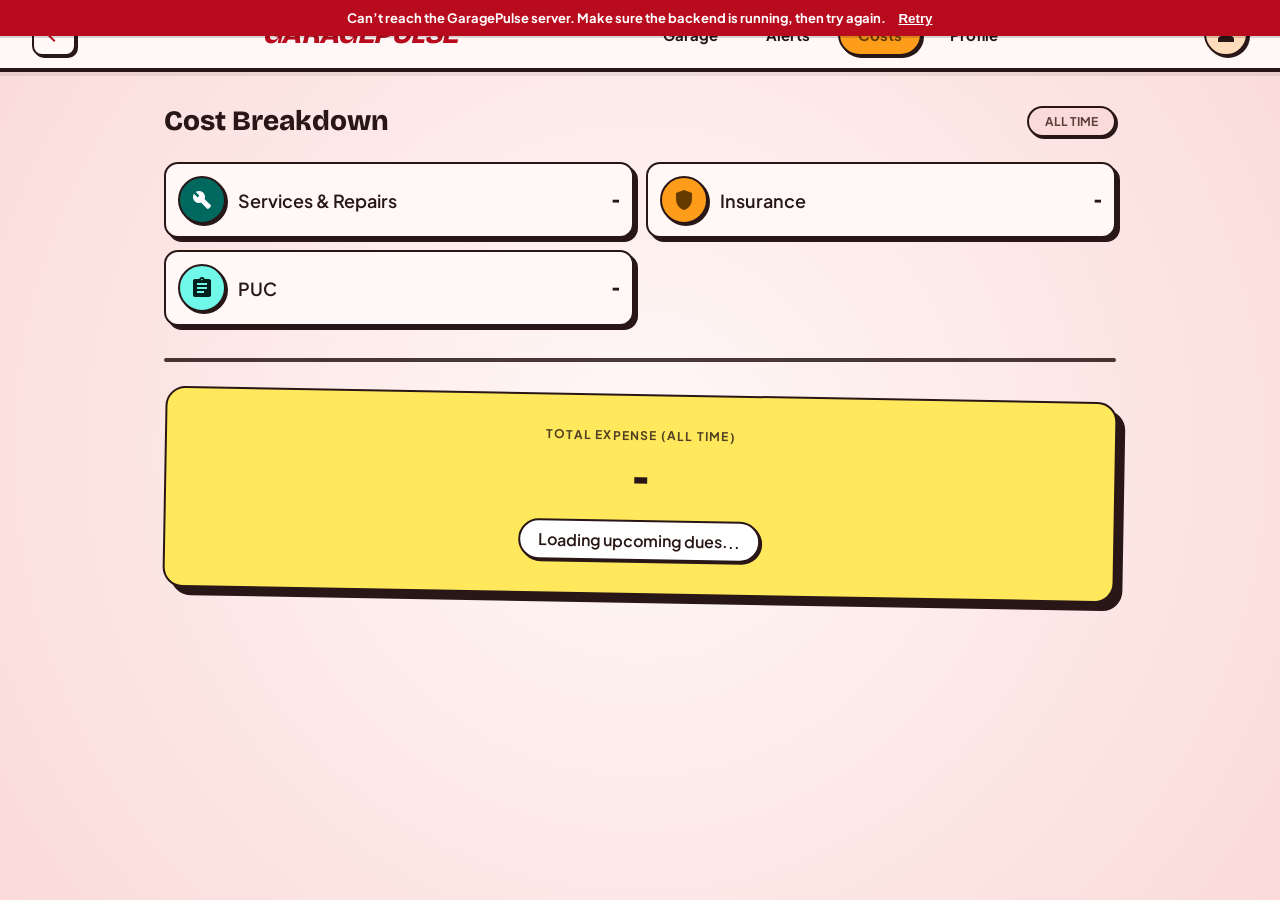
<file: frontend/cost-analytics/index.html>
<!DOCTYPE html>
<html lang="en">
<head>
<meta charset="UTF-8">
<meta name="viewport" content="width=device-width, initial-scale=1.0">
<title>Maintenance Cost Analytics</title>
<link rel="preconnect" href="https://fonts.googleapis.com">
<link href="https://fonts.googleapis.com/css2?family=Bricolage+Grotesque:wght@700;800&family=Plus+Jakarta+Sans:wght@500;600;700&display=swap" rel="stylesheet">
<link href="https://fonts.googleapis.com/css2?family=Material+Symbols+Outlined:wght,FILL@100..700,0..1&display=swap" rel="stylesheet">
<link rel="stylesheet" href="style.css">
</head>
<body>
<header class="topbar">
  <a href="../dashboard/index.html" class="icon-btn"><span class="material-symbols-outlined">arrow_back</span></a>
  <h1 class="brand">GaragePulse</h1>
  <nav class="desktop-nav">
    <a href="../my-garage/index.html">Garage</a>
    <a href="../dashboard/index.html#notifications">Alerts</a>
    <a href="index.html" class="active">Costs</a>
    <a href="../profile/index.html">Profile</a>
  </nav>
  <a href="../profile/index.html" class="avatar" title="Profile"><span class="material-symbols-outlined">person</span></a>
</header>

<main class="content">
  <div class="row-between">
    <h2 class="page-title">Cost Breakdown</h2>
    <span class="yearly-pill">All Time</span>
  </div>

  <div class="breakdown-grid">
    <a href="../service-history/index.html" class="cost-row">
      <div class="cost-icon bg-tertiary"><span class="material-symbols-outlined">build</span></div>
      <h3>Services &amp; Repairs</h3>
      <span class="amount" id="service-total">-</span>
    </a>
    <a href="../insurance-history/index.html" class="cost-row">
      <div class="cost-icon bg-secondary"><span class="material-symbols-outlined">shield</span></div>
      <h3>Insurance</h3>
      <span class="amount" id="insurance-total">-</span>
    </a>
    <a href="../puc-history/index.html" class="cost-row">
      <div class="cost-icon bg-tertiary-fixed"><span class="material-symbols-outlined">assignment</span></div>
      <h3>PUC</h3>
      <span class="amount" id="puc-total">-</span>
    </a>
  </div>

  <div class="divider"></div>

  <div class="total-card">
    <span class="eyebrow">Total Expense (all time)</span>
    <span class="total" id="grand-total">-</span>
    <p class="note" id="upcoming-note">Loading upcoming dues...</p>
  </div>
</main>

<nav class="bottom-nav">
  <a href="../my-garage/index.html"><span class="material-symbols-outlined">garage</span><span>Garage</span></a>
  <a href="../dashboard/index.html#notifications"><span class="material-symbols-outlined">notifications</span><span>Alerts</span></a>
  <a href="../my-garage/index.html#add-vehicle-modal"><span class="material-symbols-outlined">add_circle</span><span>Add</span></a>
  <a href="#" class="active"><span class="material-symbols-outlined">payments</span><span>Costs</span></a>
  <a href="../profile/index.html"><span class="material-symbols-outlined">person</span><span>Profile</span></a>
</nav>
<script src="../assets/api.js"></script>
<script src="script.js"></script>
</body>
</html>
</file>
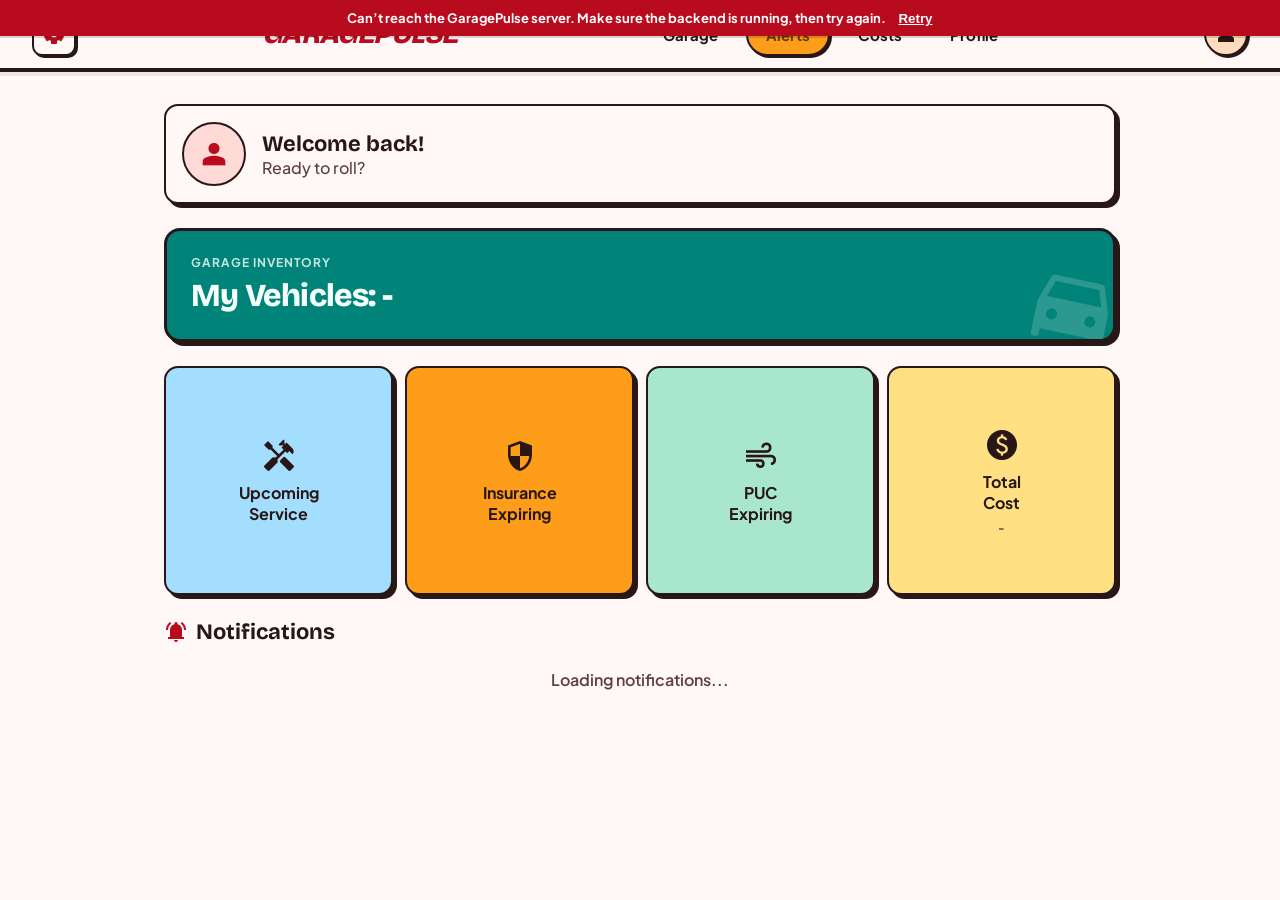
<file: frontend/dashboard/index.html>
<!DOCTYPE html>
<html lang="en">
<head>
<meta charset="UTF-8">
<meta name="viewport" content="width=device-width, initial-scale=1.0">
<title>GaragePulse - Dashboard</title>
<link rel="preconnect" href="https://fonts.googleapis.com">
<link href="https://fonts.googleapis.com/css2?family=Bricolage+Grotesque:opsz,wght@12..96,700;12..96,800&family=Plus+Jakarta+Sans:wght@500;600;700&display=swap" rel="stylesheet">
<link href="https://fonts.googleapis.com/css2?family=Material+Symbols+Outlined:wght,FILL@100..700,0..1&display=swap" rel="stylesheet">
<link rel="stylesheet" href="style.css">
</head>
<body>
<header class="topbar">
  <span class="material-symbols-outlined icon-btn" title="Log out" id="logout-btn">settings</span>
  <h1 class="brand">GaragePulse</h1>
  <nav class="desktop-nav">
    <a href="../my-garage/index.html">Garage</a>
    <a href="#notifications" class="active">Alerts</a>
    <a href="../cost-analytics/index.html">Costs</a>
    <a href="../profile/index.html">Profile</a>
  </nav>
  <a href="../profile/index.html" class="avatar" title="Profile"><span class="material-symbols-outlined">person</span></a>
</header>

<main class="content">
  <section class="welcome">
    <div class="welcome-avatar"><span class="material-symbols-outlined">person</span></div>
    <div>
      <h2 id="welcome-heading">Welcome back!</h2>
      <p>Ready to roll?</p>
    </div>
  </section>

  <section class="inventory-banner">
    <div>
      <p class="eyebrow">Garage Inventory</p>
      <h3 id="vehicle-count">My Vehicles: -</h3>
    </div>
    <span class="material-symbols-outlined bg-icon">directions_car</span>
  </section>

  <section class="alert-grid">
    <a href="../service-history/index.html" class="alert-tile tile-blue">
      <span class="material-symbols-outlined">handyman</span>
      <span>Upcoming<br>Service</span>
    </a>
    <a href="../insurance-history/index.html" class="alert-tile tile-orange">
      <span class="material-symbols-outlined">security</span>
      <span>Insurance<br>Expiring</span>
    </a>
    <a href="../puc-history/index.html" class="alert-tile tile-green">
      <span class="material-symbols-outlined">air</span>
      <span>PUC<br>Expiring</span>
    </a>
    <a href="../cost-analytics/index.html" class="alert-tile tile-yellow">
      <span class="material-symbols-outlined">monetization_on</span>
      <span>Total<br>Cost</span>
      <span id="upcoming-cost" class="tile-sub">-</span>
    </a>
  </section>

  <section class="notifications" id="notifications">
    <h3><span class="material-symbols-outlined">notifications_active</span> Notifications</h3>
    <div class="notif-list" id="notif-list">
      <p class="notif-empty">Loading notifications...</p>
    </div>
  </section>
</main>

<nav class="bottom-nav">
  <a href="../my-garage/index.html" class="active"><span class="material-symbols-outlined">garage</span><span>Garage</span></a>
  <a href="#notifications"><span class="material-symbols-outlined">notifications</span><span>Alerts</span></a>
  <a href="../my-garage/index.html#add-vehicle-modal"><span class="material-symbols-outlined">add_circle</span><span>Add</span></a>
  <a href="../cost-analytics/index.html"><span class="material-symbols-outlined">payments</span><span>Costs</span></a>
  <a href="../profile/index.html"><span class="material-symbols-outlined">person</span><span>Profile</span></a>
</nav>
<script src="../assets/api.js"></script>
<script src="script.js"></script>
</body>
</html>
</file>
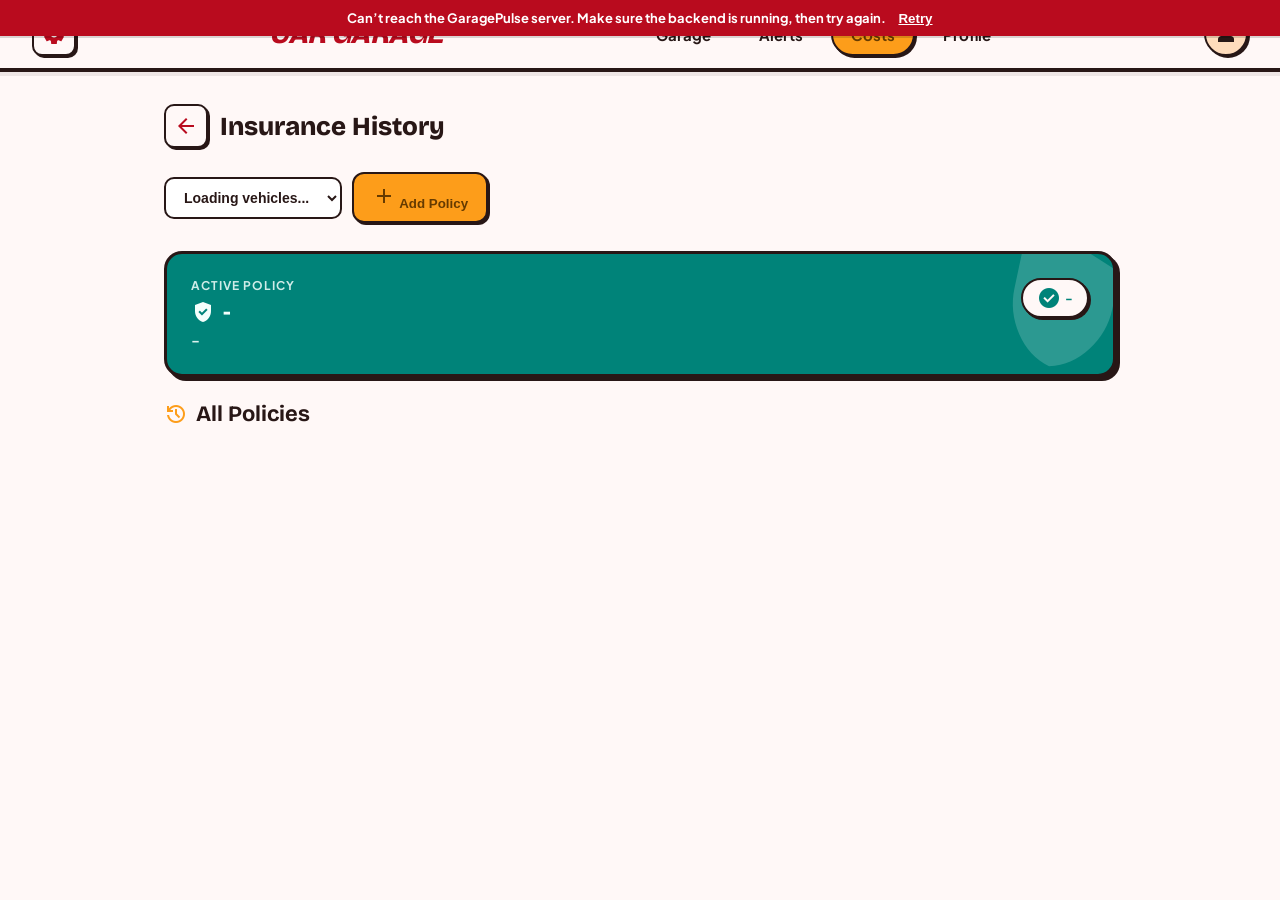
<file: frontend/insurance-history/index.html>
<!DOCTYPE html>
<html lang="en">
<head>
<meta charset="UTF-8">
<meta name="viewport" content="width=device-width, initial-scale=1.0">
<title>Insurance History - Car Garage</title>
<link rel="preconnect" href="https://fonts.googleapis.com">
<link href="https://fonts.googleapis.com/css2?family=Bricolage+Grotesque:opsz,wght@12..96,700;12..96,800&family=Plus+Jakarta+Sans:wght@500;600;700&display=swap" rel="stylesheet">
<link href="https://fonts.googleapis.com/css2?family=Material+Symbols+Outlined:wght,FILL@100..700,0..1&display=swap" rel="stylesheet">
<link rel="stylesheet" href="style.css">
</head>
<body>
<header class="topbar">
  <span class="material-symbols-outlined icon-btn" title="Log out" id="logout-btn">settings</span>
  <h1 class="brand">CAR GARAGE</h1>
  <nav class="desktop-nav">
    <a href="../my-garage/index.html">Garage</a>
    <a href="../dashboard/index.html#notifications">Alerts</a>
    <a href="../cost-analytics/index.html" class="active">Costs</a>
    <a href="../profile/index.html">Profile</a>
  </nav>
  <a href="../profile/index.html" class="avatar" title="Profile"><span class="material-symbols-outlined">person</span></a>
</header>

<main class="content">
  <div class="page-head">
    <a href="../my-garage/index.html" class="icon-btn"><span class="material-symbols-outlined">arrow_back</span></a>
    <h2 class="page-title">Insurance History</h2>
  </div>

  <div class="header-actions">
    <select id="vehicle-select" class="vehicle-select"><option>Loading vehicles...</option></select>
    <button class="btn-renew" id="add-insurance-btn"><span class="material-symbols-outlined">add</span> Add Policy</button>
  </div>

  <section class="active-policy" id="active-policy-card">
    <span class="material-symbols-outlined watermark">shield</span>
    <div class="policy-row">
      <div>
        <p class="eyebrow">Active Policy</p>
        <div class="policy-id"><span class="material-symbols-outlined">verified_user</span><h3 id="active-policy-number">-</h3></div>
        <p class="valid-text" id="active-policy-valid">-</p>
      </div>
      <div class="policy-actions">
        <span class="status-pill" id="active-policy-status"><span class="material-symbols-outlined">check_circle</span> -</span>
      </div>
    </div>
  </section>

  <h3 class="section-title"><span class="material-symbols-outlined">history</span> All Policies</h3>
  <p class="loading-text hidden" id="empty-state">No insurance policies logged yet for this vehicle.</p>
  <div class="policy-list" id="policy-list"></div>
</main>

<nav class="bottom-nav">
  <a href="../my-garage/index.html"><span class="material-symbols-outlined">garage</span><span>Garage</span></a>
  <a href="../dashboard/index.html#notifications"><span class="material-symbols-outlined">notifications</span><span>Alerts</span></a>
  <a href="../my-garage/index.html#add-vehicle-modal" class="fab"><span class="material-symbols-outlined">add_box</span></a>
  <a href="../cost-analytics/index.html" class="active"><span class="material-symbols-outlined">payments</span><span>Costs</span></a>
  <a href="../profile/index.html"><span class="material-symbols-outlined">person</span><span>Profile</span></a>
</nav>

<!-- Add Insurance Modal -->
<div class="modal-overlay hidden" id="add-insurance-modal">
  <div class="modal-backdrop" data-close></div>
  <div class="modal-card">
    <button class="modal-close" data-close><span class="material-symbols-outlined">close</span></button>
    <div class="modal-head">
      <div class="modal-icon"><span class="material-symbols-outlined">shield</span></div>
      <h2>Add Insurance Policy</h2>
    </div>
    <form id="add-insurance-form">
      <div class="form-field">
        <label>Provider Name</label>
        <input type="text" id="ins-provider" placeholder="e.g. HDFC ERGO" required>
      </div>
      <div class="form-field">
        <label>Policy Number</label>
        <input type="text" id="ins-policy-number" placeholder="e.g. POL-9824-771X" required>
      </div>
      <div class="form-row">
        <div class="form-field">
          <label>Start Date</label>
          <input type="date" id="ins-start-date" required>
        </div>
        <div class="form-field">
          <label>End Date</label>
          <input type="date" id="ins-end-date" required>
        </div>
      </div>
      <div class="form-field">
        <label>Premium (₹)</label>
        <input type="number" id="ins-premium" placeholder="e.g. 8450" min="0" step="0.01" required>
      </div>
      <p id="form-error" class="form-error hidden"></p>
      <button type="submit" class="btn-primary full" id="submit-btn">Save Policy</button>
    </form>
  </div>
</div>

<script src="../assets/api.js"></script>
<script src="script.js"></script>
</body>
</html>
</file>
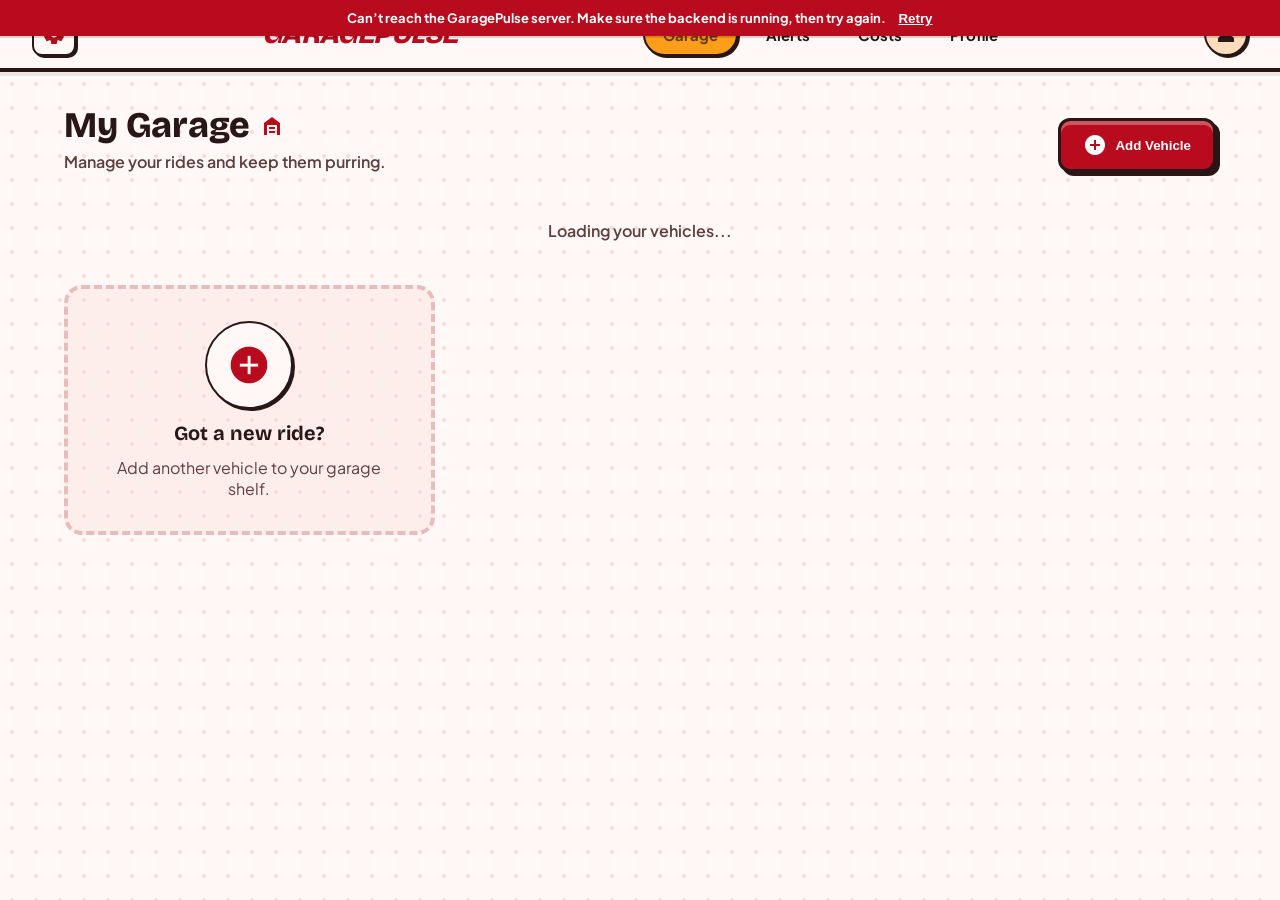
<file: frontend/my-garage/index.html>
<!DOCTYPE html>
<html lang="en">
<head>
<meta charset="UTF-8">
<meta name="viewport" content="width=device-width, initial-scale=1.0">
<title>My Garage - GaragePulse</title>
<link rel="preconnect" href="https://fonts.googleapis.com">
<link href="https://fonts.googleapis.com/css2?family=Plus+Jakarta+Sans:wght@500;600;700&family=Bricolage+Grotesque:wght@700;800&display=swap" rel="stylesheet">
<link href="https://fonts.googleapis.com/css2?family=Material+Symbols+Outlined:wght,FILL@100..700,0..1&display=swap" rel="stylesheet">
<link rel="stylesheet" href="style.css">
</head>
<body>
<header class="topbar">
  <span class="material-symbols-outlined icon-btn" title="Log out" id="logout-btn">settings</span>
  <h1 class="brand">GaragePulse</h1>
  <nav class="desktop-nav">
    <a href="index.html" class="active">Garage</a>
    <a href="../dashboard/index.html#notifications">Alerts</a>
    <a href="../cost-analytics/index.html">Costs</a>
    <a href="../profile/index.html">Profile</a>
  </nav>
  <a href="../profile/index.html" class="avatar" title="Profile"><span class="material-symbols-outlined">person</span></a>
</header>

<main class="content wide">
  <div class="page-head">
    <div>
      <h2>My Garage <span class="material-symbols-outlined float">garage_home</span></h2>
      <p>Manage your rides and keep them purring.</p>
    </div>
    <button class="btn-primary" id="open-modal-desktop"><span class="material-symbols-outlined">add_circle</span>Add Vehicle</button>
  </div>

  <div class="vehicle-grid">
    <div id="vehicle-cards" class="vehicle-cards-slot">
      <p class="loading-text">Loading your vehicles...</p>
    </div>

    <div class="add-card" id="open-modal-tile">
      <div class="add-icon"><span class="material-symbols-outlined">add_circle</span></div>
      <h3>Got a new ride?</h3>
      <p>Add another vehicle to your garage shelf.</p>
    </div>
  </div>
</main>

<nav class="bottom-nav">
  <a href="index.html" class="active"><span class="material-symbols-outlined">garage</span><span>Garage</span></a>
  <a href="../dashboard/index.html#notifications"><span class="material-symbols-outlined">notifications</span><span>Alerts</span></a>
  <a href="#" id="open-modal-mobile"><span class="material-symbols-outlined">add_circle</span><span>Add</span></a>
  <a href="../cost-analytics/index.html"><span class="material-symbols-outlined">payments</span><span>Costs</span></a>
  <a href="../profile/index.html"><span class="material-symbols-outlined">person</span><span>Profile</span></a>
</nav>

<!-- Add Vehicle Modal -->
<div class="modal-overlay hidden" id="add-vehicle-modal">
  <div class="modal-backdrop" data-close></div>
  <div class="modal-card">
    <button class="modal-close" data-close><span class="material-symbols-outlined">close</span></button>
    <div class="modal-head">
      <div class="modal-icon"><span class="material-symbols-outlined">add_road</span></div>
      <h2>Park a New Ride</h2>
    </div>
    <form id="add-vehicle-form">
      <div class="form-field">
        <label>License Plate / Number</label>
        <input type="text" id="vehicle-plate" placeholder="e.g. MH01-AB-1234" required>
      </div>
      <div class="form-row">
        <div class="form-field">
          <label>Brand</label>
          <input type="text" id="vehicle-brand" placeholder="e.g. Honda" required>
        </div>
        <div class="form-field">
          <label>Model</label>
          <input type="text" id="vehicle-model" placeholder="e.g. City" required>
        </div>
      </div>
      <div class="form-row">
        <div class="form-field">
          <label>Type</label>
          <div class="type-toggle">
            <button type="button" class="type-btn active" data-type="Car">Car</button>
            <button type="button" class="type-btn" data-type="Bike">Bike</button>
          </div>
        </div>
        <div class="form-field">
          <label>Year</label>
          <input type="number" id="vehicle-year" placeholder="2023" min="1980" max="2100">
        </div>
      </div>
      <p id="form-error" class="form-error hidden"></p>
      <button type="submit" class="btn-primary full" id="submit-btn"><span class="material-symbols-outlined">save</span>Save to Garage</button>
    </form>
  </div>
</div>

<script src="../assets/api.js"></script>
<script src="script.js"></script>
</body>
</html>
</file>
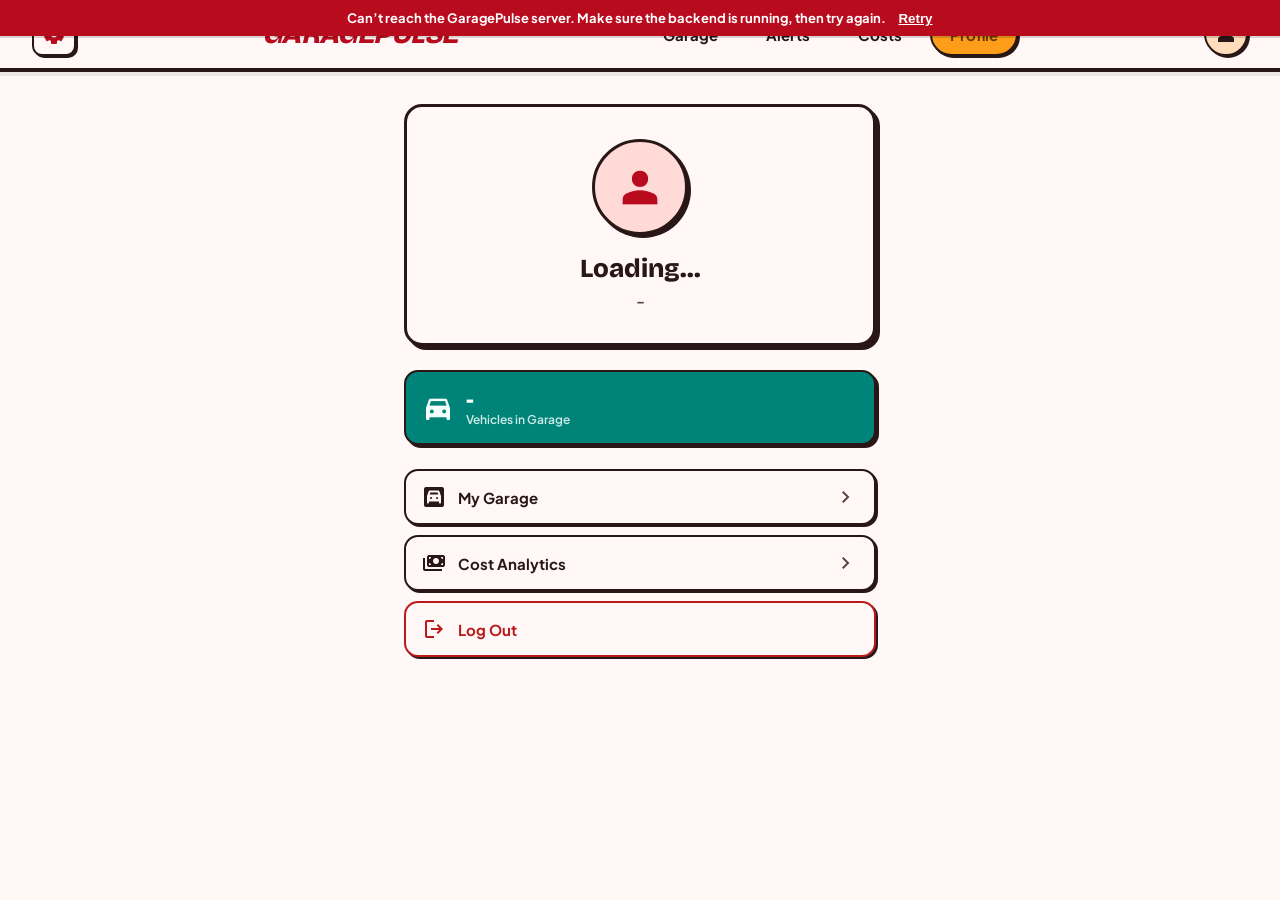
<file: frontend/profile/index.html>
<!DOCTYPE html>
<html lang="en">
<head>
<meta charset="UTF-8">
<meta name="viewport" content="width=device-width, initial-scale=1.0">
<title>My Profile - GaragePulse</title>
<link rel="preconnect" href="https://fonts.googleapis.com">
<link href="https://fonts.googleapis.com/css2?family=Bricolage+Grotesque:wght@700;800&family=Plus+Jakarta+Sans:wght@500;600;700&display=swap" rel="stylesheet">
<link href="https://fonts.googleapis.com/css2?family=Material+Symbols+Outlined:wght,FILL@100..700,0..1&display=swap" rel="stylesheet">
<link rel="stylesheet" href="style.css">
</head>
<body>
<header class="topbar">
  <span class="material-symbols-outlined icon-btn" title="Log out" id="logout-btn">settings</span>
  <h1 class="brand">GaragePulse</h1>
  <nav class="desktop-nav">
    <a href="../my-garage/index.html">Garage</a>
    <a href="../dashboard/index.html#notifications">Alerts</a>
    <a href="../cost-analytics/index.html">Costs</a>
    <a href="index.html" class="active">Profile</a>
  </nav>
  <a href="index.html" class="avatar" title="Profile"><span class="material-symbols-outlined">person</span></a>
</header>

<main class="content narrow">
  <section class="profile-card">
    <div class="profile-avatar"><span class="material-symbols-outlined">person</span></div>
    <h2 id="profile-username">Loading...</h2>
    <p class="muted" id="profile-mobile">-</p>
  </section>

  <section class="profile-stats">
    <div class="stat-card">
      <span class="material-symbols-outlined">directions_car</span>
      <div>
        <p class="stat-value" id="profile-vehicle-count">-</p>
        <p class="stat-label">Vehicles in Garage</p>
      </div>
    </div>
  </section>

  <section class="profile-actions">
    <a href="../my-garage/index.html" class="action-row">
      <span class="material-symbols-outlined">garage</span>
      <span>My Garage</span>
      <span class="material-symbols-outlined chevron">chevron_right</span>
    </a>
    <a href="../cost-analytics/index.html" class="action-row">
      <span class="material-symbols-outlined">payments</span>
      <span>Cost Analytics</span>
      <span class="material-symbols-outlined chevron">chevron_right</span>
    </a>
    <button class="action-row danger" id="logout-row" type="button">
      <span class="material-symbols-outlined">logout</span>
      <span>Log Out</span>
    </button>
  </section>
</main>

<nav class="bottom-nav">
  <a href="../my-garage/index.html"><span class="material-symbols-outlined">garage</span><span>Garage</span></a>
  <a href="../dashboard/index.html#notifications"><span class="material-symbols-outlined">notifications</span><span>Alerts</span></a>
  <a href="../my-garage/index.html#add-vehicle-modal"><span class="material-symbols-outlined">add_circle</span><span>Add</span></a>
  <a href="../cost-analytics/index.html"><span class="material-symbols-outlined">payments</span><span>Costs</span></a>
  <a href="index.html" class="active"><span class="material-symbols-outlined">person</span><span>Profile</span></a>
</nav>
<script src="../assets/api.js"></script>
<script src="script.js"></script>
</body>
</html>
</file>
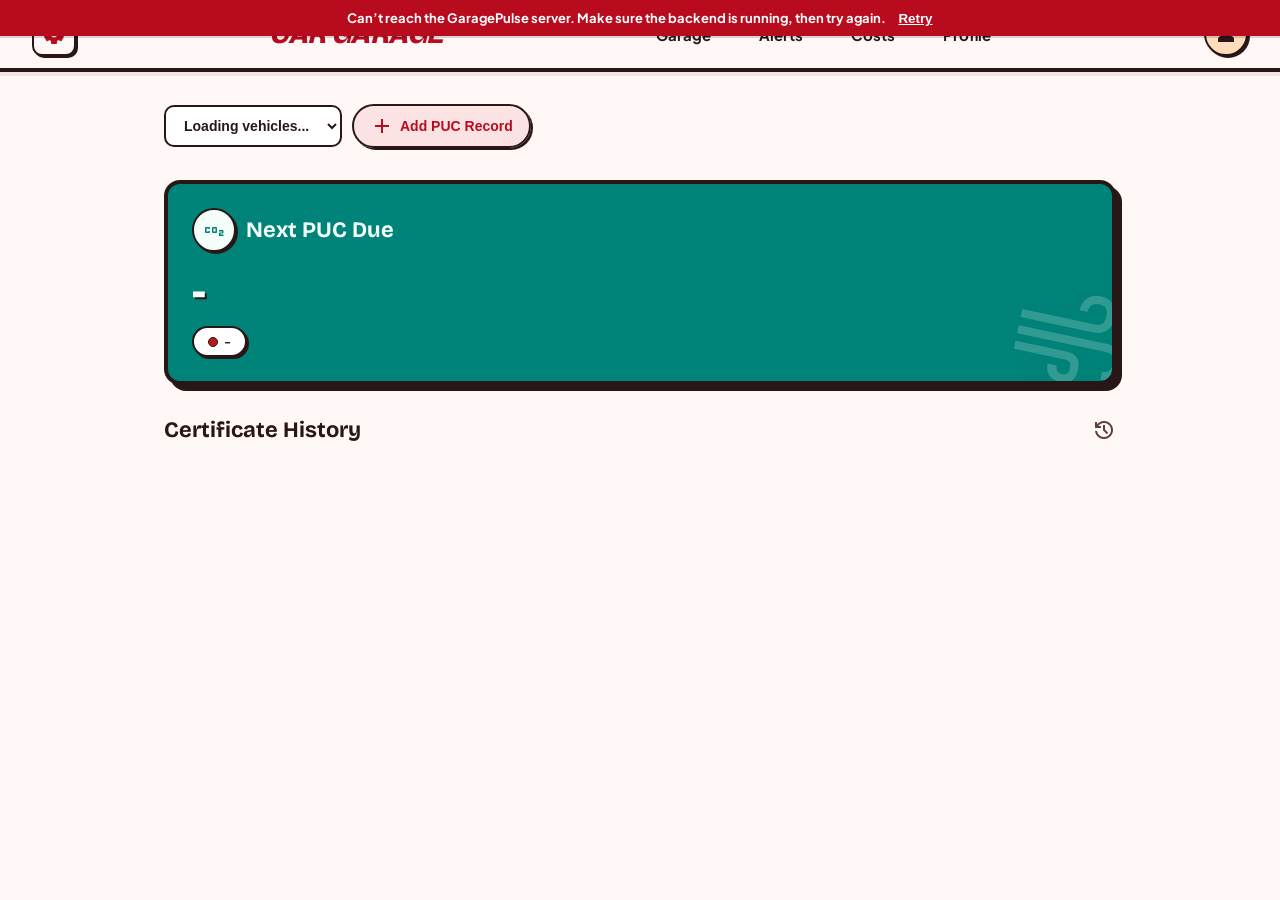
<file: frontend/puc-history/index.html>
<!DOCTYPE html>
<html lang="en">
<head>
<meta charset="UTF-8">
<meta name="viewport" content="width=device-width, initial-scale=1.0">
<title>PUC History - Car Garage</title>
<link rel="preconnect" href="https://fonts.googleapis.com">
<link href="https://fonts.googleapis.com/css2?family=Bricolage+Grotesque:opsz,wght@12..96,700;800&family=Plus+Jakarta+Sans:wght@500;600;700&display=swap" rel="stylesheet">
<link href="https://fonts.googleapis.com/css2?family=Material+Symbols+Outlined:wght,FILL@100..700,0..1&display=swap" rel="stylesheet">
<link rel="stylesheet" href="style.css">
</head>
<body>
<header class="topbar">
  <span class="material-symbols-outlined icon-btn" title="Log out" id="logout-btn">settings</span>
  <h1 class="brand">CAR GARAGE</h1>
  <nav class="desktop-nav">
    <a href="../my-garage/index.html">Garage</a>
    <a href="../dashboard/index.html#notifications">Alerts</a>
    <a href="../cost-analytics/index.html">Costs</a>
    <a href="../profile/index.html">Profile</a>
  </nav>
  <a href="../profile/index.html" class="avatar" title="Profile"><span class="material-symbols-outlined">person</span></a>
</header>

<main class="content">
  <div class="header-actions">
    <select id="vehicle-select" class="vehicle-select"><option>Loading vehicles...</option></select>
    <button class="filter-btn" id="add-puc-btn"><span class="material-symbols-outlined">add</span> Add PUC Record</button>
  </div>

  <section class="hero-card">
    <span class="material-symbols-outlined watermark">air</span>
    <div class="hero-head">
      <div class="hero-icon"><span class="material-symbols-outlined">co2</span></div>
      <h2>Next PUC Due</h2>
    </div>
    <div class="hero-body">
      <p class="hero-date" id="next-puc-date">-</p>
      <div class="action-pill" id="puc-status-pill"><span class="dot"></span> <span id="puc-status-text">-</span></div>
    </div>
  </section>

  <div class="section-head">
    <h3>Certificate History</h3>
    <span class="material-symbols-outlined">history</span>
  </div>

  <p class="loading-text hidden" id="empty-state">No PUC records yet for this vehicle. Add the first one!</p>
  <div class="cert-list" id="cert-list"></div>
</main>

<nav class="bottom-nav">
  <a href="../my-garage/index.html"><span class="material-symbols-outlined">garage</span><span>Garage</span></a>
  <a href="../dashboard/index.html#notifications"><span class="material-symbols-outlined">notifications</span><span>Alerts</span></a>
  <a href="../my-garage/index.html#add-vehicle-modal" class="fab"><span class="material-symbols-outlined">add_box</span></a>
  <a href="../cost-analytics/index.html"><span class="material-symbols-outlined">payments</span><span>Costs</span></a>
  <a href="../profile/index.html"><span class="material-symbols-outlined">person</span><span>Profile</span></a>
</nav>

<!-- Add PUC Modal -->
<div class="modal-overlay hidden" id="add-puc-modal">
  <div class="modal-backdrop" data-close></div>
  <div class="modal-card">
    <button class="modal-close" data-close><span class="material-symbols-outlined">close</span></button>
    <div class="modal-head">
      <div class="modal-icon"><span class="material-symbols-outlined">co2</span></div>
      <h2>Add PUC Record</h2>
    </div>
    <form id="add-puc-form">
      <div class="form-row">
        <div class="form-field">
          <label>Test Date</label>
          <input type="date" id="puc-test-date" required>
        </div>
        <div class="form-field">
          <label>Valid Until</label>
          <input type="date" id="puc-valid-until" required>
        </div>
      </div>
      <div class="form-field">
        <label>Certificate Number</label>
        <input type="text" id="puc-cert-number" placeholder="e.g. DL-PUC-90210">
      </div>
      <div class="form-row">
        <div class="form-field">
          <label>Result</label>
          <select id="puc-result">
            <option value="Pass">Pass</option>
            <option value="Fail">Fail</option>
          </select>
        </div>
        <div class="form-field">
          <label>Cost (₹)</label>
          <input type="number" id="puc-cost" placeholder="500" min="0" step="0.01">
        </div>
      </div>
      <p id="form-error" class="form-error hidden"></p>
      <button type="submit" class="btn-primary full" id="submit-btn">Save Record</button>
    </form>
  </div>
</div>

<script src="../assets/api.js"></script>
<script src="script.js"></script>
</body>
</html>
</file>
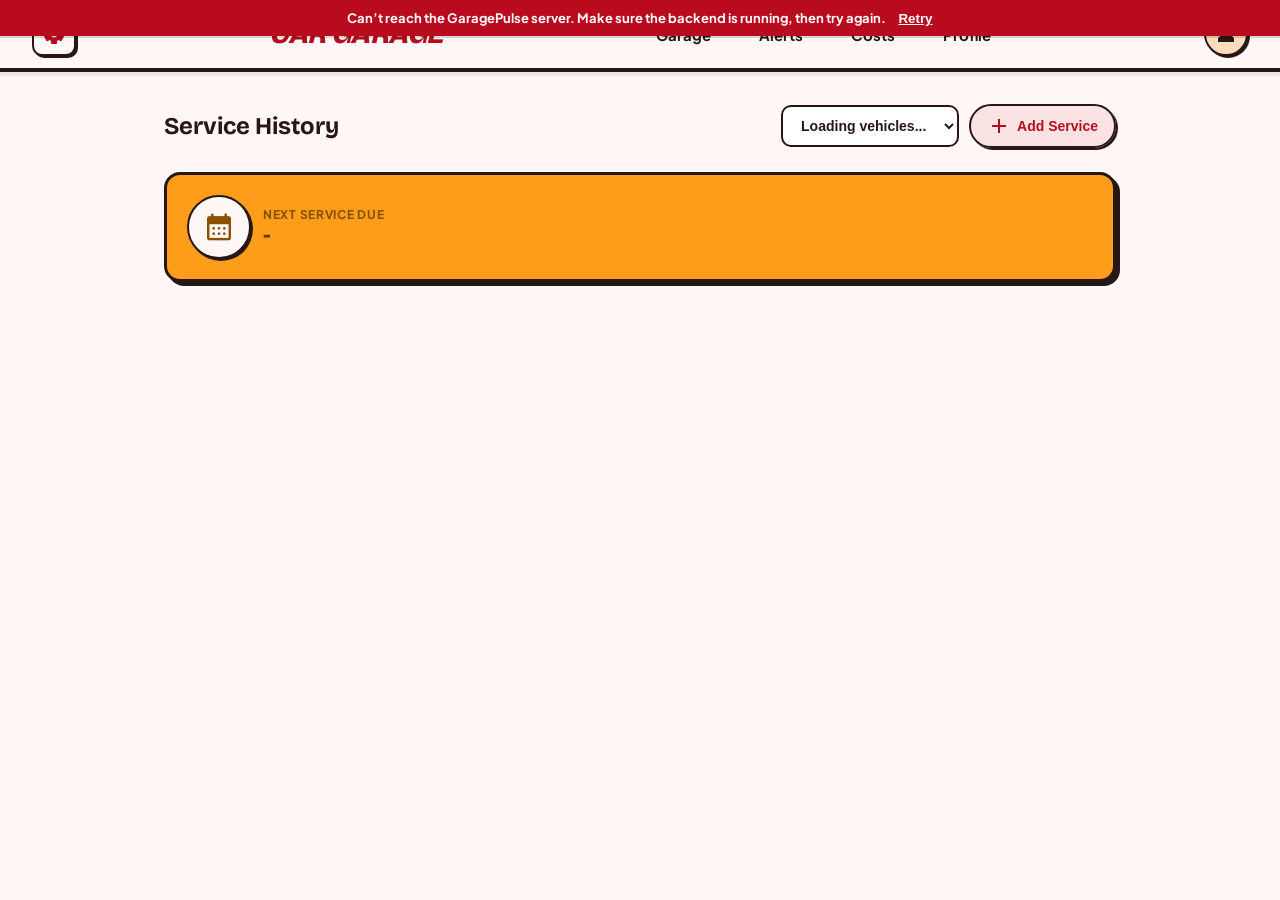
<file: frontend/service-history/index.html>
<!DOCTYPE html>
<html lang="en">
<head>
<meta charset="UTF-8">
<meta name="viewport" content="width=device-width, initial-scale=1.0">
<title>CAR GARAGE - Service History</title>
<link rel="preconnect" href="https://fonts.googleapis.com">
<link href="https://fonts.googleapis.com/css2?family=Bricolage+Grotesque:opsz,wght@12..96,700;12..96,800&family=Plus+Jakarta+Sans:wght@500;600;700&display=swap" rel="stylesheet">
<link href="https://fonts.googleapis.com/css2?family=Material+Symbols+Outlined:wght,FILL@100..700,0..1&display=swap" rel="stylesheet">
<link rel="stylesheet" href="style.css">
</head>
<body>
<header class="topbar">
  <span class="material-symbols-outlined icon-btn" title="Log out" id="logout-btn">settings</span>
  <h1 class="brand">CAR GARAGE</h1>
  <nav class="desktop-nav">
    <a href="../my-garage/index.html">Garage</a>
    <a href="../dashboard/index.html#notifications">Alerts</a>
    <a href="../cost-analytics/index.html">Costs</a>
    <a href="../profile/index.html">Profile</a>
  </nav>
  <a href="../profile/index.html" class="avatar" title="Profile"><span class="material-symbols-outlined">person</span></a>
</header>

<main class="content">
  <div class="row-between">
    <h2 class="page-title">Service History</h2>
    <div class="header-actions">
      <select id="vehicle-select" class="vehicle-select"><option>Loading vehicles...</option></select>
      <button class="filter-btn" id="add-service-btn"><span class="material-symbols-outlined">add</span>Add Service</button>
    </div>
  </div>

  <div class="upcoming-banner">
    <div class="upcoming-left">
      <div class="upcoming-icon"><span class="material-symbols-outlined">calendar_month</span></div>
      <div>
        <p class="eyebrow">Next Service Due</p>
        <p class="upcoming-date" id="next-due-date">-</p>
      </div>
    </div>
  </div>

  <p class="loading-text hidden" id="empty-state">No service records yet for this vehicle. Add the first one!</p>
  <div class="timeline" id="timeline"></div>
</main>

<nav class="bottom-nav">
  <a href="../my-garage/index.html" class="active"><span class="material-symbols-outlined">garage</span><span>Garage</span></a>
  <a href="../dashboard/index.html#notifications"><span class="material-symbols-outlined">notifications</span><span>Alerts</span></a>
  <a href="../my-garage/index.html#add-vehicle-modal" class="fab"><span class="material-symbols-outlined">add_box</span></a>
  <a href="../cost-analytics/index.html"><span class="material-symbols-outlined">payments</span><span>Costs</span></a>
  <a href="../profile/index.html"><span class="material-symbols-outlined">person</span><span>Profile</span></a>
</nav>

<!-- Add Service Modal -->
<div class="modal-overlay hidden" id="add-service-modal">
  <div class="modal-backdrop" data-close></div>
  <div class="modal-card">
    <button class="modal-close" data-close><span class="material-symbols-outlined">close</span></button>
    <div class="modal-head">
      <div class="modal-icon"><span class="material-symbols-outlined">build</span></div>
      <h2>Log a Service</h2>
    </div>
    <form id="add-service-form">
      <div class="form-row">
        <div class="form-field">
          <label>Service Date</label>
          <input type="date" id="service-date" required>
        </div>
        <div class="form-field">
          <label>Cost (₹)</label>
          <input type="number" id="service-cost" placeholder="e.g. 3200" min="0" step="0.01" required>
        </div>
      </div>
      <div class="form-field">
        <label>Service Type</label>
        <input type="text" id="service-type" placeholder="e.g. Oil Change & Filter" required>
      </div>
      <div class="form-row">
        <div class="form-field">
          <label>Shop Name</label>
          <input type="text" id="service-shop" placeholder="e.g. Bob's Auto Shop">
        </div>
        <div class="form-field">
          <label>Next Due Date</label>
          <input type="date" id="service-next-due">
        </div>
      </div>
      <p id="form-error" class="form-error hidden"></p>
      <button type="submit" class="btn-primary full" id="submit-btn">Save Service Record</button>
    </form>
  </div>
</div>

<script src="../assets/api.js"></script>
<script src="script.js"></script>
</body>
</html>
</file>
<file: frontend/cost-analytics/style.css>
:root{
  --on-tertiary:#ffffff; --surface-container-high:#ffe2df; --tertiary:#00685f;
  --tertiary-container:#008379; --surface-bright:#fff8f7; --primary:#b90b1e;
  --inverse-on-surface:#ffedeb; --error-container:#ffdad6; --surface-variant:#fadbd9;
  --on-primary:#ffffff; --on-tertiary-container:#f4fffc; --background:#fff8f7;
  --surface-container-highest:#fadbd9; --surface-container:#ffe9e7; --primary-fixed:#ffdad7;
  --on-surface:#281716; --secondary:#895100; --outline-variant:#e5bdba;
  --on-secondary-container:#663b00; --secondary-fixed:#ffdcbc; --on-surface-variant:#5c403d;
  --on-error:#ffffff; --tertiary-fixed:#70f8e8; --secondary-container:#fd9d1a;
  --on-primary-container:#fffbff; --surface-container-lowest:#ffffff; --on-error-container:#93000a;
  --surface:#fff8f7; --primary-container:#dd2e33; --surface-container-low:#fff0ef;
  --tertiary-fixed-dim:#4fdbcc; --outline:#906f6c; --error:#ba1a1a;
  --secondary-fixed-dim:#ffb86b;
  --font-display:'Bricolage Grotesque', serif; --font-body:'Plus Jakarta Sans', sans-serif;
}
*{box-sizing:border-box; margin:0; padding:0;}
body{font-family:var(--font-body); color:var(--on-surface); background:var(--background); min-height:100vh; padding-bottom:32px;}
.material-symbols-outlined{font-variation-settings:'FILL' 1;}
a{color:inherit; text-decoration:none;}

/* ===== Shared top app bar / nav (web / desktop layout) ===== */
.topbar{
  position:sticky; top:0; z-index:50; display:flex; align-items:center; justify-content:space-between;
  gap:16px; padding:0 32px; height:72px; background:var(--surface); border-bottom:4px solid var(--on-surface);
  box-shadow:0 4px 0 rgba(40,23,22,.08);
}
.topbar .brand{font-family:var(--font-display); font-size:28px; font-weight:800; color:var(--primary); text-transform:uppercase; letter-spacing:-0.02em; font-style:italic;}
.icon-btn{width:44px; height:44px; display:flex; align-items:center; justify-content:center; border:2px solid var(--on-surface); border-radius:10px; background:var(--surface); box-shadow:2px 2px 0 var(--on-surface); color:var(--primary); cursor:pointer; transition:all .15s ease;}
.icon-btn:hover{background:var(--surface-variant);}
.icon-btn:active{transform:translate(2px,2px); box-shadow:none;}
.desktop-nav{display:flex; gap:8px;}
.desktop-nav a{font-weight:700; font-size:15px; padding:10px 18px; border-radius:999px; border:2px solid transparent; transition:all .15s ease;}
.desktop-nav a:hover{background:var(--surface-variant);}
.desktop-nav a.active{background:var(--secondary-container); color:var(--on-secondary-container); border-color:var(--on-surface); box-shadow:2px 2px 0 var(--on-surface);}
.avatar{
  width:44px; height:44px; border-radius:50%; border:2px solid var(--on-surface); box-shadow:2px 2px 0 var(--on-surface);
  flex-shrink:0; display:flex; align-items:center; justify-content:center; background:var(--secondary-fixed); cursor:pointer;
  transition:all .15s ease;
}
.avatar:hover{background:var(--secondary-fixed-dim);}
.avatar:active{transform:translate(2px,2px); box-shadow:none;}
.avatar .material-symbols-outlined{font-size:24px; color:var(--on-surface);}

.content{max-width:1000px; margin:0 auto; padding:32px 24px; display:flex; flex-direction:column; gap:24px;}

/* Bottom nav (mobile only, hidden on desktop widths) */
.bottom-nav{
  display:none; position:fixed; bottom:0; left:0; right:0; z-index:50; background:var(--surface);
  border-top:4px solid var(--on-surface); box-shadow:0 -4px 0 rgba(40,23,22,.08);
  justify-content:space-around; align-items:center; padding:10px 12px;
}
.bottom-nav a{display:flex; flex-direction:column; align-items:center; gap:4px; font-size:11px; font-weight:700; color:var(--on-surface-variant); opacity:.8;}
.bottom-nav a.active{background:var(--secondary-container); color:var(--on-secondary-container); opacity:1; border:2px solid var(--on-surface); border-radius:999px; padding:6px 14px; box-shadow:2px 2px 0 var(--on-surface);}

@media (max-width:820px){
  .desktop-nav{display:none;}
  .bottom-nav{display:flex;}
  body{padding-bottom:96px;}
  .topbar{padding:0 16px;}
}

/* ===== Cost Analytics specific ===== */
body{background-image:radial-gradient(circle at 50% 50%, #fff8f7 0%, #fadbd9 100%); background-attachment:fixed;}
.row-between{display:flex; align-items:center; justify-content:space-between;}
.page-title{font-family:var(--font-display); font-size:28px; font-weight:800;}
.yearly-pill{background:var(--surface-variant); border:2px solid var(--on-surface); padding:6px 16px; border-radius:999px; font-weight:700; font-size:12px; text-transform:uppercase; color:var(--on-surface-variant); box-shadow:2px 2px 0 var(--on-surface);}

.breakdown-grid{display:grid; grid-template-columns:1fr 1fr; gap:12px;}
.cost-row{display:flex; align-items:center; gap:12px; background:var(--surface); border:2px solid var(--on-surface); border-radius:14px; padding:12px; box-shadow:4px 4px 0 var(--on-surface); transition:all .15s ease; cursor:pointer;}
.cost-row:hover{background:var(--surface-container);}
.cost-row:active{transform:translate(2px,2px); box-shadow:2px 2px 0 var(--on-surface);}
.cost-icon{width:48px; height:48px; border-radius:50%; border:2px solid var(--on-surface); box-shadow:2px 2px 0 var(--on-surface); display:flex; align-items:center; justify-content:center; flex-shrink:0;}
.bg-tertiary{background:var(--tertiary); color:var(--on-tertiary);}
.bg-primary{background:var(--primary); color:var(--on-primary);}
.bg-secondary{background:var(--secondary-container); color:var(--on-secondary-container);}
.bg-tertiary-fixed{background:var(--tertiary-fixed); color:#00201d;}
.cost-row h3{flex:1; font-size:18px; font-weight:600;}
.cost-row .amount{font-family:var(--font-display); font-size:22px; font-weight:700;}

.divider{height:4px; background:var(--on-surface); border-radius:999px; margin:8px 0; opacity:.85;}

.total-card{
  background:#ffe85c; border-radius:20px; padding:32px; border:2px solid var(--on-surface);
  box-shadow:8px 8px 0 var(--on-surface); position:relative; overflow:hidden; transform:rotate(1deg);
  display:flex; flex-direction:column; align-items:center; text-align:center; gap:8px;
}
.total-card .eyebrow{font-weight:700; font-size:12px; text-transform:uppercase; letter-spacing:.1em; opacity:.8;}
.total-card .total{font-family:var(--font-display); font-size:44px; font-weight:800; letter-spacing:-0.02em;}
.total-card .note{margin-top:8px; background:#fff; padding:8px 18px; border-radius:999px; border:2px solid var(--on-surface); box-shadow:2px 2px 0 var(--on-surface); font-weight:600;}

@media (max-width:700px){
  .breakdown-grid{grid-template-columns:1fr;}
}
</file>
<file: frontend/dashboard/style.css>
:root{
  --on-tertiary:#ffffff; --surface-container-high:#ffe2df; --tertiary:#00685f;
  --tertiary-container:#008379; --surface-bright:#fff8f7; --primary:#b90b1e;
  --inverse-on-surface:#ffedeb; --error-container:#ffdad6; --surface-variant:#fadbd9;
  --on-primary:#ffffff; --on-tertiary-container:#f4fffc; --background:#fff8f7;
  --surface-container-highest:#fadbd9; --surface-container:#ffe9e7; --primary-fixed:#ffdad7;
  --on-surface:#281716; --secondary:#895100; --outline-variant:#e5bdba;
  --on-secondary-container:#663b00; --secondary-fixed:#ffdcbc; --on-surface-variant:#5c403d;
  --on-error:#ffffff; --tertiary-fixed:#70f8e8; --secondary-container:#fd9d1a;
  --on-primary-container:#fffbff; --surface-container-lowest:#ffffff; --on-error-container:#93000a;
  --surface:#fff8f7; --primary-container:#dd2e33; --surface-container-low:#fff0ef;
  --tertiary-fixed-dim:#4fdbcc; --outline:#906f6c; --error:#ba1a1a;
  --secondary-fixed-dim:#ffb86b;
  --font-display:'Bricolage Grotesque', serif; --font-body:'Plus Jakarta Sans', sans-serif;
}
*{box-sizing:border-box; margin:0; padding:0;}
body{font-family:var(--font-body); color:var(--on-surface); background:var(--background); min-height:100vh; padding-bottom:32px;}
.material-symbols-outlined{font-variation-settings:'FILL' 1;}
a{color:inherit; text-decoration:none;}

/* ===== Shared top app bar / nav (web / desktop layout) ===== */
.topbar{
  position:sticky; top:0; z-index:50; display:flex; align-items:center; justify-content:space-between;
  gap:16px; padding:0 32px; height:72px; background:var(--surface); border-bottom:4px solid var(--on-surface);
  box-shadow:0 4px 0 rgba(40,23,22,.08);
}
.topbar .brand{font-family:var(--font-display); font-size:28px; font-weight:800; color:var(--primary); text-transform:uppercase; letter-spacing:-0.02em; font-style:italic;}
.icon-btn{width:44px; height:44px; display:flex; align-items:center; justify-content:center; border:2px solid var(--on-surface); border-radius:10px; background:var(--surface); box-shadow:2px 2px 0 var(--on-surface); color:var(--primary); cursor:pointer; transition:all .15s ease;}
.icon-btn:hover{background:var(--surface-variant);}
.icon-btn:active{transform:translate(2px,2px); box-shadow:none;}
.desktop-nav{display:flex; gap:8px;}
.desktop-nav a{font-weight:700; font-size:15px; padding:10px 18px; border-radius:999px; border:2px solid transparent; transition:all .15s ease;}
.desktop-nav a:hover{background:var(--surface-variant);}
.desktop-nav a.active{background:var(--secondary-container); color:var(--on-secondary-container); border-color:var(--on-surface); box-shadow:2px 2px 0 var(--on-surface);}
.avatar{
  width:44px; height:44px; border-radius:50%; border:2px solid var(--on-surface); box-shadow:2px 2px 0 var(--on-surface);
  flex-shrink:0; display:flex; align-items:center; justify-content:center; background:var(--secondary-fixed); cursor:pointer;
  transition:all .15s ease;
}
.avatar:hover{background:var(--secondary-fixed-dim);}
.avatar:active{transform:translate(2px,2px); box-shadow:none;}
.avatar .material-symbols-outlined{font-size:24px; color:var(--on-surface);}

.content{max-width:1000px; margin:0 auto; padding:32px 24px; display:flex; flex-direction:column; gap:24px;}

/* Bottom nav (mobile only, hidden on desktop widths) */
.bottom-nav{
  display:none; position:fixed; bottom:0; left:0; right:0; z-index:50; background:var(--surface);
  border-top:4px solid var(--on-surface); box-shadow:0 -4px 0 rgba(40,23,22,.08);
  justify-content:space-around; align-items:center; padding:10px 12px;
}
.bottom-nav a{display:flex; flex-direction:column; align-items:center; gap:4px; font-size:11px; font-weight:700; color:var(--on-surface-variant); opacity:.8;}
.bottom-nav a.active{background:var(--secondary-container); color:var(--on-secondary-container); opacity:1; border:2px solid var(--on-surface); border-radius:999px; padding:6px 14px; box-shadow:2px 2px 0 var(--on-surface);}

@media (max-width:820px){
  .desktop-nav{display:none;}
  .bottom-nav{display:flex;}
  body{padding-bottom:96px;}
  .topbar{padding:0 16px;}
}

/* ===== Dashboard-specific ===== */
.welcome{display:flex; align-items:center; gap:16px; background:var(--surface); padding:16px; border-radius:14px; border:2px solid var(--on-surface); box-shadow:4px 4px 0 var(--on-surface);}
.welcome-avatar{
  width:64px; height:64px; border-radius:50%; border:2px solid var(--on-surface); background:var(--primary-fixed);
  flex-shrink:0; display:flex; align-items:center; justify-content:center;
}
.welcome-avatar .material-symbols-outlined{font-size:34px; color:var(--primary);}
.welcome h2{font-family:var(--font-display); font-size:22px; font-weight:700;}
.welcome p{color:var(--on-surface-variant); font-weight:500;}

.inventory-banner{
  background:var(--tertiary-container); color:var(--on-tertiary-container); border:3px solid var(--on-surface);
  border-radius:16px; padding:24px; display:flex; align-items:center; justify-content:space-between;
  position:relative; overflow:hidden; box-shadow:4px 4px 0 var(--on-surface);
}
.eyebrow{font-weight:700; font-size:12px; text-transform:uppercase; letter-spacing:.08em; opacity:.8; margin-bottom:6px;}
.inventory-banner h3{font-family:var(--font-display); font-size:32px; font-weight:800; letter-spacing:-0.02em;}
.bg-icon{position:absolute; right:-8px; bottom:-16px; font-size:96px; opacity:.18; transform:rotate(12deg);}

.alert-grid{display:grid; grid-template-columns:repeat(4, 1fr); gap:12px;}
.alert-tile{
  border:2px solid var(--on-surface); border-radius:14px; box-shadow:4px 4px 0 var(--on-surface);
  display:flex; flex-direction:column; align-items:center; justify-content:center; text-align:center;
  gap:8px; aspect-ratio:1; padding:12px; font-weight:700; transition:all .15s ease; color:var(--on-surface);
}
.alert-tile:hover{transform:translateY(-2px);}
.alert-tile:active{transform:translate(2px,2px); box-shadow:none;}
.alert-tile .material-symbols-outlined{font-size:36px;}
.tile-blue{background:#a3defe;}
.tile-orange{background:var(--secondary-container);}
.tile-green{background:#a8e6cf;}
.tile-yellow{background:#ffe082;}

.notifications h3{font-family:var(--font-display); font-size:22px; display:flex; align-items:center; gap:8px; margin-bottom:12px;}
.notifications h3 .material-symbols-outlined{color:var(--primary);}
.notif-list{display:flex; flex-direction:column; gap:8px;}
.notif{display:flex; align-items:flex-start; gap:10px; padding:12px; border-radius:10px; border:2px solid; box-shadow:2px 2px 0 var(--on-surface); font-weight:700;}
.notif p{flex:1; word-break:break-word;}
.notif-dismiss{cursor:pointer; opacity:.7; font-size:20px !important; flex-shrink:0; padding:2px; border-radius:6px; transition:opacity .15s ease, background .15s ease;}
.notif-dismiss:hover{opacity:1; background:rgba(0,0,0,.08);}
.notif-error{background:var(--error-container); border-color:var(--error); color:var(--on-error-container);}
.notif-warn{background:var(--secondary-fixed); border-color:var(--secondary); color:#2c1700;}
.notif-critical{background:var(--primary); border-color:var(--on-surface); color:var(--on-primary);}

@media (max-width:820px){
  .alert-grid{grid-template-columns:repeat(2, 1fr);}
}

/* ===== Backend integration additions ===== */
.tile-sub{font-size:11px; font-weight:700; opacity:.85;}
.notif-empty{color:var(--on-surface-variant); font-weight:600; padding:12px; text-align:center;}
.notif-warning{background:var(--secondary-fixed); border-color:var(--secondary); color:#2c1700;}
.notif-info{background:var(--surface-container-high); border-color:var(--outline); color:var(--on-surface);}
</file>
<file: frontend/insurance-history/style.css>
:root{
  --on-tertiary:#ffffff; --surface-container-high:#ffe2df; --tertiary:#00685f;
  --tertiary-container:#008379; --surface-bright:#fff8f7; --primary:#b90b1e;
  --inverse-on-surface:#ffedeb; --error-container:#ffdad6; --surface-variant:#fadbd9;
  --on-primary:#ffffff; --on-tertiary-container:#f4fffc; --background:#fff8f7;
  --surface-container-highest:#fadbd9; --surface-container:#ffe9e7; --primary-fixed:#ffdad7;
  --on-surface:#281716; --secondary:#895100; --outline-variant:#e5bdba;
  --on-secondary-container:#663b00; --secondary-fixed:#ffdcbc; --on-surface-variant:#5c403d;
  --on-error:#ffffff; --tertiary-fixed:#70f8e8; --secondary-container:#fd9d1a;
  --on-primary-container:#fffbff; --surface-container-lowest:#ffffff; --on-error-container:#93000a;
  --surface:#fff8f7; --primary-container:#dd2e33; --surface-container-low:#fff0ef;
  --tertiary-fixed-dim:#4fdbcc; --outline:#906f6c; --error:#ba1a1a;
  --secondary-fixed-dim:#ffb86b;
  --font-display:'Bricolage Grotesque', serif; --font-body:'Plus Jakarta Sans', sans-serif;
}
*{box-sizing:border-box; margin:0; padding:0;}
body{font-family:var(--font-body); color:var(--on-surface); background:var(--background); min-height:100vh; padding-bottom:32px;}
.material-symbols-outlined{font-variation-settings:'FILL' 1;}
a{color:inherit; text-decoration:none;}

/* ===== Shared top app bar / nav (web / desktop layout) ===== */
.topbar{
  position:sticky; top:0; z-index:50; display:flex; align-items:center; justify-content:space-between;
  gap:16px; padding:0 32px; height:72px; background:var(--surface); border-bottom:4px solid var(--on-surface);
  box-shadow:0 4px 0 rgba(40,23,22,.08);
}
.topbar .brand{font-family:var(--font-display); font-size:28px; font-weight:800; color:var(--primary); text-transform:uppercase; letter-spacing:-0.02em; font-style:italic;}
.icon-btn{width:44px; height:44px; display:flex; align-items:center; justify-content:center; border:2px solid var(--on-surface); border-radius:10px; background:var(--surface); box-shadow:2px 2px 0 var(--on-surface); color:var(--primary); cursor:pointer; transition:all .15s ease;}
.icon-btn:hover{background:var(--surface-variant);}
.icon-btn:active{transform:translate(2px,2px); box-shadow:none;}
.desktop-nav{display:flex; gap:8px;}
.desktop-nav a{font-weight:700; font-size:15px; padding:10px 18px; border-radius:999px; border:2px solid transparent; transition:all .15s ease;}
.desktop-nav a:hover{background:var(--surface-variant);}
.desktop-nav a.active{background:var(--secondary-container); color:var(--on-secondary-container); border-color:var(--on-surface); box-shadow:2px 2px 0 var(--on-surface);}
.avatar{
  width:44px; height:44px; border-radius:50%; border:2px solid var(--on-surface); box-shadow:2px 2px 0 var(--on-surface);
  flex-shrink:0; display:flex; align-items:center; justify-content:center; background:var(--secondary-fixed); cursor:pointer;
  transition:all .15s ease;
}
.avatar:hover{background:var(--secondary-fixed-dim);}
.avatar:active{transform:translate(2px,2px); box-shadow:none;}
.avatar .material-symbols-outlined{font-size:24px; color:var(--on-surface);}

.content{max-width:1000px; margin:0 auto; padding:32px 24px; display:flex; flex-direction:column; gap:24px;}

/* Bottom nav (mobile only, hidden on desktop widths) */
.bottom-nav{
  display:none; position:fixed; bottom:0; left:0; right:0; z-index:50; background:var(--surface);
  border-top:4px solid var(--on-surface); box-shadow:0 -4px 0 rgba(40,23,22,.08);
  justify-content:space-around; align-items:center; padding:10px 12px;
}
.bottom-nav a{display:flex; flex-direction:column; align-items:center; gap:4px; font-size:11px; font-weight:700; color:var(--on-surface-variant); opacity:.8;}
.bottom-nav a.active{background:var(--secondary-container); color:var(--on-secondary-container); opacity:1; border:2px solid var(--on-surface); border-radius:999px; padding:6px 14px; box-shadow:2px 2px 0 var(--on-surface);}

@media (max-width:820px){
  .desktop-nav{display:none;}
  .bottom-nav{display:flex;}
  body{padding-bottom:96px;}
  .topbar{padding:0 16px;}
}

@media (max-width:480px){
  .policy-card{flex-wrap:wrap;}
  .policy-info-top{flex-wrap:wrap;}
}

/* ===== Insurance History specific ===== */
.page-head{display:flex; align-items:center; gap:12px;}
.page-title{font-family:var(--font-display); font-size:26px; font-weight:800;}

.active-policy{position:relative; overflow:hidden; background:var(--tertiary-container); color:var(--on-tertiary-container); border:3px solid var(--on-surface); border-radius:18px; padding:24px; box-shadow:4px 4px 0 var(--on-surface); display:flex; flex-direction:column; gap:16px;}
.watermark{position:absolute; right:-24px; top:-24px; font-size:150px; opacity:.18; transform:rotate(12deg);}
.policy-row{display:flex; flex-wrap:wrap; justify-content:space-between; gap:16px; position:relative; z-index:1;}
.eyebrow{font-weight:700; font-size:12px; text-transform:uppercase; letter-spacing:.08em; opacity:.85; margin-bottom:6px;}
.policy-id{display:flex; align-items:center; gap:8px; margin-bottom:4px;}
.policy-id h3{font-family:var(--font-display); font-size:22px; font-weight:700;}
.valid-text{opacity:.9; font-weight:600;}
.policy-actions{display:flex; flex-direction:column; align-items:flex-end; gap:10px;}
.status-pill{background:var(--surface); color:var(--tertiary-container); font-weight:700; font-size:13px; padding:6px 14px; border-radius:999px; border:2px solid var(--on-surface); box-shadow:2px 2px 0 var(--on-surface); display:inline-flex; align-items:center; gap:4px;}
.btn-renew{background:var(--secondary-container); color:var(--on-secondary-container); font-weight:700; padding:10px 18px; border-radius:12px; border:2px solid var(--on-surface); box-shadow:2px 2px 0 var(--on-surface); cursor:pointer;}
.btn-renew:active{transform:translate(2px,2px); box-shadow:none;}

.policy-progress{position:relative; z-index:1; padding-top:16px; border-top:2px dashed rgba(0,32,29,.5);}
.progress-labels{display:flex; justify-content:space-between; font-size:12px; font-weight:700; opacity:.85; margin-bottom:6px;}
.progress-track{height:16px; background:#00201d; border-radius:999px; overflow:hidden; border:2px solid var(--on-surface);}
.progress-fill{height:100%; width:75%; background:var(--tertiary-fixed); box-shadow:inset 0 2px 4px rgba(255,255,255,.4);}

.section-title{font-family:var(--font-display); font-size:22px; font-weight:700; display:flex; align-items:center; gap:8px;}
.section-title .material-symbols-outlined{color:var(--secondary-container);}

.policy-list{display:flex; flex-direction:column; gap:12px;}
.policy-card{background:var(--surface); border-radius:16px; padding:14px; border:2px solid var(--on-surface); box-shadow:4px 4px 0 var(--on-surface); display:flex; align-items:center; gap:16px; transition:transform .15s ease;}
.policy-card:hover{transform:translateY(-2px);}
.policy-card.faded{opacity:.85;}
.policy-icon{width:64px; height:64px; border-radius:14px; background:var(--surface-variant); flex-shrink:0; display:flex; align-items:center; justify-content:center; border:2px solid var(--on-surface);}
.policy-icon .material-symbols-outlined{font-size:32px; color:var(--primary);}
.policy-info{flex:1; min-width:0;}
.policy-info-top{display:flex; justify-content:space-between; align-items:flex-start; gap:8px;}
.policy-info-top h4{font-weight:700; font-size:14px;}
.badge{background:var(--surface-variant); color:var(--on-surface-variant); font-size:10px; font-weight:700; padding:2px 10px; border-radius:999px; border:2px solid var(--on-surface); white-space:nowrap;}
.dates{color:var(--on-surface-variant); font-size:14px; margin:2px 0;}
.amount{font-family:var(--font-body); font-weight:700; font-size:18px; color:var(--secondary-container);}
.download-btn{width:40px; height:40px; border-radius:50%; background:var(--surface-container-highest); display:flex; align-items:center; justify-content:center; border:2px solid var(--on-surface); box-shadow:2px 2px 0 var(--on-surface); cursor:pointer; flex-shrink:0;}
.download-btn:hover{background:var(--secondary-container);}
.download-btn:active{transform:translate(2px,2px); box-shadow:none;}
.fab .material-symbols-outlined{background:var(--primary); color:var(--on-primary); border-radius:50%; padding:8px; font-size:24px; border:2px solid var(--on-surface); box-shadow:2px 2px 0 var(--on-surface);}
.remove-btn{
  width:40px; height:40px; border-radius:10px; border:2px solid var(--on-surface); background:var(--surface);
  color:var(--error); cursor:pointer; display:flex; align-items:center; justify-content:center; flex-shrink:0;
  transition:all .15s ease;
}
.remove-btn:hover{background:var(--error-container);}
.remove-btn:active{transform:translate(2px,2px); box-shadow:none;}
.remove-btn .material-symbols-outlined{font-size:20px;}

/* ===== Backend integration additions ===== */
.header-actions{display:flex; gap:10px; align-items:center; flex-wrap:wrap; margin-bottom:4px;}
.vehicle-select{padding:10px 14px; border-radius:10px; border:2px solid var(--on-surface); background:var(--surface-container-lowest); font-weight:700; font-size:14px; color:var(--on-surface); cursor:pointer;}
.loading-text{color:var(--on-surface-variant); font-weight:600; padding:24px; text-align:center;}
.hidden{display:none;}
.status-pill.expired{background:var(--surface-variant); color:var(--on-surface-variant);}

/* Modal (shared pattern) */
.modal-overlay{position:fixed; inset:0; z-index:100; display:flex; align-items:center; justify-content:center; padding:20px;}
.modal-overlay.hidden{display:none;}
.modal-backdrop{position:absolute; inset:0; background:rgba(40,23,22,.6); backdrop-filter:blur(2px);}
.modal-card{position:relative; background:var(--surface); width:100%; max-width:520px; border-radius:18px; border:3px solid var(--on-surface); box-shadow:6px 6px 0 var(--on-surface); padding:28px;}
.modal-close{position:absolute; top:16px; right:16px; width:36px; height:36px; border-radius:50%; background:var(--surface-variant); border:2px solid var(--on-surface); cursor:pointer; display:flex; align-items:center; justify-content:center;}
.modal-close:hover{background:var(--error-container);}
.modal-head{display:flex; align-items:center; gap:12px; margin-bottom:20px; border-bottom:4px solid var(--on-surface); padding-bottom:16px;}
.modal-icon{background:var(--secondary-fixed); padding:12px; border-radius:12px; border:2px solid var(--on-surface); display:flex;}
.modal-icon .material-symbols-outlined{font-size:28px; color:var(--secondary);}
.modal-head h2{font-family:var(--font-display); font-size:26px; font-weight:700;}
#add-insurance-form{display:flex; flex-direction:column; gap:18px;}
.form-field label{display:block; font-weight:700; font-size:13px; color:var(--on-surface-variant); margin-bottom:8px;}
.form-field input{width:100%; background:var(--surface-bright); border:2px solid var(--on-surface); border-radius:12px; padding:12px; font-size:16px; font-family:var(--font-body);}
.form-field input:focus{outline:none; border-color:var(--secondary-container); background:var(--secondary-fixed);}
.form-row{display:grid; grid-template-columns:1fr 1fr; gap:16px;}
.btn-primary.full{width:100%; justify-content:center; font-family:var(--font-display); font-size:20px; background:var(--primary); color:var(--on-primary); padding:14px; border-radius:12px; border:2px solid var(--on-surface); box-shadow:4px 4px 0 var(--on-surface); display:flex; align-items:center; gap:8px; cursor:pointer;}
.btn-primary:disabled{opacity:.6; cursor:not-allowed;}
.form-error{background:#ffdad6; color:#ba1a1a; font-weight:700; font-size:14px; padding:10px 14px; border-radius:8px; border:2px solid #ba1a1a;}
</file>
<file: frontend/my-garage/style.css>
:root{
  --on-tertiary:#ffffff; --surface-container-high:#ffe2df; --tertiary:#00685f;
  --tertiary-container:#008379; --surface-bright:#fff8f7; --primary:#b90b1e;
  --inverse-on-surface:#ffedeb; --error-container:#ffdad6; --surface-variant:#fadbd9;
  --on-primary:#ffffff; --on-tertiary-container:#f4fffc; --background:#fff8f7;
  --surface-container-highest:#fadbd9; --surface-container:#ffe9e7; --primary-fixed:#ffdad7;
  --on-surface:#281716; --secondary:#895100; --outline-variant:#e5bdba;
  --on-secondary-container:#663b00; --secondary-fixed:#ffdcbc; --on-surface-variant:#5c403d;
  --on-error:#ffffff; --tertiary-fixed:#70f8e8; --secondary-container:#fd9d1a;
  --on-primary-container:#fffbff; --surface-container-lowest:#ffffff; --on-error-container:#93000a;
  --surface:#fff8f7; --primary-container:#dd2e33; --surface-container-low:#fff0ef;
  --tertiary-fixed-dim:#4fdbcc; --outline:#906f6c; --error:#ba1a1a;
  --secondary-fixed-dim:#ffb86b;
  --font-display:'Bricolage Grotesque', serif; --font-body:'Plus Jakarta Sans', sans-serif;
}
*{box-sizing:border-box; margin:0; padding:0;}
body{font-family:var(--font-body); color:var(--on-surface); background:var(--background); min-height:100vh; padding-bottom:32px;}
.material-symbols-outlined{font-variation-settings:'FILL' 1;}
a{color:inherit; text-decoration:none;}

/* ===== Shared top app bar / nav (web / desktop layout) ===== */
.topbar{
  position:sticky; top:0; z-index:50; display:flex; align-items:center; justify-content:space-between;
  gap:16px; padding:0 32px; height:72px; background:var(--surface); border-bottom:4px solid var(--on-surface);
  box-shadow:0 4px 0 rgba(40,23,22,.08);
}
.topbar .brand{font-family:var(--font-display); font-size:28px; font-weight:800; color:var(--primary); text-transform:uppercase; letter-spacing:-0.02em; font-style:italic;}
.icon-btn{width:44px; height:44px; display:flex; align-items:center; justify-content:center; border:2px solid var(--on-surface); border-radius:10px; background:var(--surface); box-shadow:2px 2px 0 var(--on-surface); color:var(--primary); cursor:pointer; transition:all .15s ease;}
.icon-btn:hover{background:var(--surface-variant);}
.icon-btn:active{transform:translate(2px,2px); box-shadow:none;}
.desktop-nav{display:flex; gap:8px;}
.desktop-nav a{font-weight:700; font-size:15px; padding:10px 18px; border-radius:999px; border:2px solid transparent; transition:all .15s ease;}
.desktop-nav a:hover{background:var(--surface-variant);}
.desktop-nav a.active{background:var(--secondary-container); color:var(--on-secondary-container); border-color:var(--on-surface); box-shadow:2px 2px 0 var(--on-surface);}
.avatar{
  width:44px; height:44px; border-radius:50%; border:2px solid var(--on-surface); box-shadow:2px 2px 0 var(--on-surface);
  flex-shrink:0; display:flex; align-items:center; justify-content:center; background:var(--secondary-fixed); cursor:pointer;
  transition:all .15s ease;
}
.avatar:hover{background:var(--secondary-fixed-dim);}
.avatar:active{transform:translate(2px,2px); box-shadow:none;}
.avatar .material-symbols-outlined{font-size:24px; color:var(--on-surface);}

.content{max-width:1000px; margin:0 auto; padding:32px 24px; display:flex; flex-direction:column; gap:24px;}

/* Bottom nav (mobile only, hidden on desktop widths) */
.bottom-nav{
  display:none; position:fixed; bottom:0; left:0; right:0; z-index:50; background:var(--surface);
  border-top:4px solid var(--on-surface); box-shadow:0 -4px 0 rgba(40,23,22,.08);
  justify-content:space-around; align-items:center; padding:10px 12px;
}
.bottom-nav a{display:flex; flex-direction:column; align-items:center; gap:4px; font-size:11px; font-weight:700; color:var(--on-surface-variant); opacity:.8;}
.bottom-nav a.active{background:var(--secondary-container); color:var(--on-secondary-container); opacity:1; border:2px solid var(--on-surface); border-radius:999px; padding:6px 14px; box-shadow:2px 2px 0 var(--on-surface);}

@media (max-width:820px){
  .desktop-nav{display:none;}
  .bottom-nav{display:flex;}
  body{padding-bottom:96px;}
  .topbar{padding:0 16px;}
}

/* ===== My Garage specific ===== */
body{background-color:#fff8f7; background-image:radial-gradient(var(--surface-variant) 2px, transparent 2px); background-size:24px 24px;}
.content.wide{max-width:1200px;}
.page-head{display:flex; align-items:flex-end; justify-content:space-between; gap:16px; flex-wrap:wrap;}
.page-head h2{font-family:var(--font-display); font-size:36px; font-weight:800; display:flex; align-items:center; gap:10px;}
.page-head p{color:var(--on-surface-variant); font-weight:600; margin-top:4px;}
.float{color:var(--primary); animation:float 3s ease-in-out infinite;}
@keyframes float{0%,100%{transform:translateY(0);}50%{transform:translateY(-8px);}}

.btn-primary{background:var(--primary); color:var(--on-primary); font-weight:700; padding:12px 22px; border-radius:12px; border:3px solid var(--on-surface); box-shadow:inset 0 4px 0 rgba(255,255,255,.3), 4px 4px 0 var(--on-surface); display:inline-flex; align-items:center; gap:8px; cursor:pointer; transition:all .15s ease;}
.btn-primary:hover{background:var(--primary-container);}
.btn-primary:active{transform:translate(4px,4px); box-shadow:none;}
.btn-primary.full{width:100%; justify-content:center; font-family:var(--font-display); font-size:20px; margin-top:8px;}

.vehicle-grid{display:grid; grid-template-columns:repeat(3, 1fr); gap:20px;}
.vehicle-card{background:var(--surface); border:3px solid var(--on-surface); border-radius:18px; padding:16px; box-shadow:4px 4px 0 var(--on-surface); position:relative; overflow:hidden; transition:transform .25s ease;}
.vehicle-card:hover{transform:translateY(-6px);}
.v-top{display:flex; justify-content:space-between; align-items:center; margin-bottom:16px;}
.status-pill{display:inline-flex; align-items:center; gap:6px; padding:6px 12px; border-radius:999px; border:2px solid var(--on-surface); box-shadow:2px 2px 0 var(--on-surface); font-weight:700; font-size:13px; background:var(--surface-container-highest);}
.status-pill .dot{width:10px; height:10px; border-radius:50%; background:var(--tertiary-container); animation:pulse 1.8s infinite;}
@keyframes pulse{0%,100%{opacity:1;}50%{opacity:.4;}}
.status-pill.warn{background:var(--error-container); color:var(--error);}
.more-btn{width:36px; height:36px; border-radius:50%; border:none; background:transparent; color:var(--on-surface-variant); cursor:pointer; display:flex; align-items:center; justify-content:center;}
.more-btn:hover{background:var(--surface-variant);}

/* Remove-vehicle icon - present on every card, sized for touch too */
.remove-btn{
  width:36px; height:36px; border-radius:10px; border:2px solid var(--on-surface); background:var(--surface);
  color:var(--error); cursor:pointer; display:flex; align-items:center; justify-content:center; flex-shrink:0;
  transition:all .15s ease;
}
.remove-btn:hover{background:var(--error-container);}
.remove-btn:active{transform:translate(2px,2px);}
.remove-btn .material-symbols-outlined{font-size:20px;}

.v-body{display:flex; align-items:center; gap:16px; margin-bottom:20px;}
.v-icon{width:80px; height:80px; background:var(--primary-fixed); border-radius:16px; border:2px solid var(--on-surface); display:flex; align-items:center; justify-content:center; flex-shrink:0;}
.v-icon .material-symbols-outlined{font-size:44px; color:var(--primary); transform:rotate(-12deg);}
.v-icon.secondary{background:var(--secondary-fixed);}
.v-icon.secondary .material-symbols-outlined{color:var(--secondary); transform:rotate(12deg);}
.v-body h3{font-family:var(--font-display); font-size:22px; font-weight:700; margin-bottom:4px;}
.plate{font-family:monospace; font-weight:600; background:var(--surface-variant); padding:2px 8px; border-radius:6px; border:2px solid var(--on-surface); display:inline-block; font-size:14px;}

.v-stats{display:grid; grid-template-columns:1fr 1fr; gap:8px; margin-bottom:20px;}
.stat{background:var(--surface-container); padding:8px; border-radius:10px; border:2px solid var(--on-surface);}
.stat.warn-bg{background:var(--error-container);}
.stat .label{font-size:11px; font-weight:700; color:var(--on-surface-variant); margin-bottom:4px;}
.stat .value{font-weight:700; display:flex; align-items:center; gap:4px; font-size:14px;}
.stat .value .material-symbols-outlined{font-size:16px;}
.value.ok{color:var(--primary);}
.value.error{color:var(--error);}
.value.tertiary{color:var(--tertiary-container);}

.view-btn{width:100%; background:var(--surface-bright); color:var(--on-surface); font-weight:700; padding:12px; border-radius:12px; border:2px solid var(--on-surface); box-shadow:2px 2px 0 var(--on-surface); display:flex; align-items:center; justify-content:center; gap:8px; transition:all .15s ease; cursor:pointer;}
.view-btn:hover{background:var(--secondary-fixed);}
.view-btn:active{transform:translate(2px,2px); box-shadow:none;}

.add-card{border:4px dashed var(--outline-variant); border-radius:18px; background:rgba(250,219,217,.4); display:flex; flex-direction:column; align-items:center; justify-content:center; text-align:center; gap:12px; padding:32px; cursor:pointer; transition:background .2s ease;}
.add-card:hover{background:var(--surface-variant);}
.add-icon{width:88px; height:88px; background:var(--surface); border-radius:50%; border:2px solid var(--on-surface); box-shadow:2px 2px 0 var(--on-surface); display:flex; align-items:center; justify-content:center; transition:transform .2s ease;}
.add-card:hover .add-icon{transform:scale(1.1);}
.add-icon .material-symbols-outlined{font-size:44px; color:var(--primary);}
.add-card h3{font-family:var(--font-display); font-size:20px; font-weight:700;}
.add-card p{color:var(--on-surface-variant);}

/* Modal */
.modal-overlay{position:fixed; inset:0; z-index:100; display:flex; align-items:center; justify-content:center; padding:20px;}
.modal-overlay.hidden{display:none;}
.modal-backdrop{position:absolute; inset:0; background:rgba(40,23,22,.6); backdrop-filter:blur(2px);}
.modal-card{position:relative; background:var(--surface); width:100%; max-width:520px; border-radius:18px; border:3px solid var(--on-surface); box-shadow:6px 6px 0 var(--on-surface); padding:28px;}
.modal-close{position:absolute; top:16px; right:16px; width:36px; height:36px; border-radius:50%; background:var(--surface-variant); border:2px solid var(--on-surface); cursor:pointer; display:flex; align-items:center; justify-content:center;}
.modal-close:hover{background:var(--error-container);}
.modal-head{display:flex; align-items:center; gap:12px; margin-bottom:20px; border-bottom:4px solid var(--on-surface); padding-bottom:16px;}
.modal-icon{background:var(--secondary-fixed); padding:12px; border-radius:12px; border:2px solid var(--on-surface); display:flex;}
.modal-icon .material-symbols-outlined{font-size:28px; color:var(--secondary);}
.modal-head h2{font-family:var(--font-display); font-size:26px; font-weight:700;}

#add-vehicle-form{display:flex; flex-direction:column; gap:18px;}
.form-field label{display:block; font-weight:700; font-size:13px; color:var(--on-surface-variant); margin-bottom:8px;}
.form-field input, .form-field select{width:100%; background:var(--surface-bright); border:2px solid var(--on-surface); border-radius:12px; padding:12px; font-size:16px; font-family:var(--font-body); cursor:pointer; transition:all .15s ease;}
.form-field input:focus, .form-field select:focus{outline:none; border-color:var(--secondary-container); background:var(--secondary-fixed);}
.form-row{display:grid; grid-template-columns:1fr 1fr; gap:16px;}
.type-toggle{display:flex; gap:8px;}
.type-btn{flex:1; padding:10px; background:var(--surface-variant); color:var(--on-surface); border:2px solid var(--on-surface); border-radius:10px; font-weight:700; cursor:pointer;}
.type-btn.active{background:var(--primary-container); color:var(--on-primary-container); box-shadow:2px 2px 0 var(--on-surface);}

@media (max-width:980px){.vehicle-grid{grid-template-columns:1fr 1fr;}}
@media (max-width:700px){.vehicle-grid{grid-template-columns:1fr;} .add-card{display:none;}}

/* ===== Backend integration additions ===== */
.vehicle-cards-slot{display:contents;}
.loading-text{grid-column:1/-1; color:var(--on-surface-variant); font-weight:600; padding:24px; text-align:center;}
.form-error{background:#ffdad6; color:#ba1a1a; font-weight:700; font-size:14px; padding:10px 14px; border-radius:8px; border:2px solid #ba1a1a;}
.hidden{display:none;}
.btn-primary:disabled{opacity:.6; cursor:not-allowed;}
.view-btn-row{display:flex; gap:8px;}
.view-btn-row .view-btn{flex:1; font-size:12px; padding:10px 6px;}
.v-stats-basic{display:flex; gap:12px; margin-bottom:16px; font-size:13px; color:var(--on-surface-variant); font-weight:600;}
</file>
<file: frontend/profile/style.css>
:root{
  --on-tertiary:#ffffff; --surface-container-high:#ffe2df; --tertiary:#00685f;
  --tertiary-container:#008379; --surface-bright:#fff8f7; --primary:#b90b1e;
  --inverse-on-surface:#ffedeb; --error-container:#ffdad6; --surface-variant:#fadbd9;
  --on-primary:#ffffff; --on-tertiary-container:#f4fffc; --background:#fff8f7;
  --surface-container-highest:#fadbd9; --surface-container:#ffe9e7; --primary-fixed:#ffdad7;
  --on-surface:#281716; --secondary:#895100; --outline-variant:#e5bdba;
  --on-secondary-container:#663b00; --secondary-fixed:#ffdcbc; --on-surface-variant:#5c403d;
  --on-error:#ffffff; --tertiary-fixed:#70f8e8; --secondary-container:#fd9d1a;
  --on-primary-container:#fffbff; --surface-container-lowest:#ffffff; --on-error-container:#93000a;
  --surface:#fff8f7; --primary-container:#dd2e33; --surface-container-low:#fff0ef;
  --tertiary-fixed-dim:#4fdbcc; --outline:#906f6c; --error:#ba1a1a;
  --secondary-fixed-dim:#ffb86b;
  --font-display:'Bricolage Grotesque', serif; --font-body:'Plus Jakarta Sans', sans-serif;
}
*{box-sizing:border-box; margin:0; padding:0;}
body{font-family:var(--font-body); color:var(--on-surface); background:var(--background); min-height:100vh; padding-bottom:32px;}
.material-symbols-outlined{font-variation-settings:'FILL' 1;}
a{color:inherit; text-decoration:none;}

/* ===== Shared top app bar / nav (web / desktop layout) ===== */
.topbar{
  position:sticky; top:0; z-index:50; display:flex; align-items:center; justify-content:space-between;
  gap:16px; padding:0 32px; height:72px; background:var(--surface); border-bottom:4px solid var(--on-surface);
  box-shadow:0 4px 0 rgba(40,23,22,.08);
}
.topbar .brand{font-family:var(--font-display); font-size:28px; font-weight:800; color:var(--primary); text-transform:uppercase; letter-spacing:-0.02em; font-style:italic;}
.icon-btn{width:44px; height:44px; display:flex; align-items:center; justify-content:center; border:2px solid var(--on-surface); border-radius:10px; background:var(--surface); box-shadow:2px 2px 0 var(--on-surface); color:var(--primary); cursor:pointer; transition:all .15s ease;}
.icon-btn:hover{background:var(--surface-variant);}
.icon-btn:active{transform:translate(2px,2px); box-shadow:none;}
.desktop-nav{display:flex; gap:8px;}
.desktop-nav a{font-weight:700; font-size:15px; padding:10px 18px; border-radius:999px; border:2px solid transparent; transition:all .15s ease;}
.desktop-nav a:hover{background:var(--surface-variant);}
.desktop-nav a.active{background:var(--secondary-container); color:var(--on-secondary-container); border-color:var(--on-surface); box-shadow:2px 2px 0 var(--on-surface);}

/* Simple CSS "person" icon avatar -- no profile photo/upload, no network
   image request. Same visual slot the old <img> avatar used to fill. */
.avatar{
  width:44px; height:44px; border-radius:50%; border:2px solid var(--on-surface); box-shadow:2px 2px 0 var(--on-surface);
  flex-shrink:0; display:flex; align-items:center; justify-content:center; background:var(--secondary-fixed); cursor:pointer;
  transition:all .15s ease;
}
.avatar:hover{background:var(--secondary-fixed-dim);}
.avatar:active{transform:translate(2px,2px); box-shadow:none;}
.avatar .material-symbols-outlined{font-size:24px; color:var(--on-surface);}

.content{max-width:1000px; margin:0 auto; padding:32px 24px; display:flex; flex-direction:column; gap:24px;}
.content.narrow{max-width:520px;}

/* Bottom nav (mobile only, hidden on desktop widths) */
.bottom-nav{
  display:none; position:fixed; bottom:0; left:0; right:0; z-index:50; background:var(--surface);
  border-top:4px solid var(--on-surface); box-shadow:0 -4px 0 rgba(40,23,22,.08);
  justify-content:space-around; align-items:center; padding:10px 12px;
}
.bottom-nav a{display:flex; flex-direction:column; align-items:center; gap:4px; font-size:11px; font-weight:700; color:var(--on-surface-variant); opacity:.8;}
.bottom-nav a.active{background:var(--secondary-container); color:var(--on-secondary-container); opacity:1; border:2px solid var(--on-surface); border-radius:999px; padding:6px 14px; box-shadow:2px 2px 0 var(--on-surface);}

@media (max-width:820px){
  .desktop-nav{display:none;}
  .bottom-nav{display:flex;}
  body{padding-bottom:96px;}
  .topbar{padding:0 16px;}
}

/* ===== Profile page specific ===== */
.profile-card{
  background:var(--surface); border:3px solid var(--on-surface); border-radius:18px; padding:32px 24px;
  box-shadow:4px 4px 0 var(--on-surface); display:flex; flex-direction:column; align-items:center; text-align:center; gap:6px;
}
.profile-avatar{
  width:96px; height:96px; border-radius:50%; background:var(--primary-fixed); border:3px solid var(--on-surface);
  display:flex; align-items:center; justify-content:center; margin-bottom:12px; box-shadow:3px 3px 0 var(--on-surface);
}
.profile-avatar .material-symbols-outlined{font-size:52px; color:var(--primary);}
.profile-card h2{font-family:var(--font-display); font-size:26px; font-weight:800;}
.muted{color:var(--on-surface-variant); font-weight:600;}

.profile-stats{display:flex; gap:16px;}
.stat-card{
  flex:1; background:var(--tertiary-container); color:var(--on-tertiary-container); border:2px solid var(--on-surface);
  border-radius:14px; padding:16px; display:flex; align-items:center; gap:12px; box-shadow:3px 3px 0 var(--on-surface);
}
.stat-card .material-symbols-outlined{font-size:32px;}
.stat-value{font-family:var(--font-display); font-size:22px; font-weight:800; line-height:1.1;}
.stat-label{font-size:12px; font-weight:600; opacity:.85;}

.profile-actions{display:flex; flex-direction:column; gap:10px;}
.action-row{
  display:flex; align-items:center; gap:12px; background:var(--surface); border:2px solid var(--on-surface); border-radius:14px;
  padding:14px 16px; font-weight:700; box-shadow:2px 2px 0 var(--on-surface); transition:all .15s ease; cursor:pointer; width:100%;
  font-family:var(--font-body); font-size:15px; color:var(--on-surface);
}
.action-row:hover{background:var(--surface-variant);}
.action-row:active{transform:translate(2px,2px); box-shadow:none;}
.action-row .chevron{margin-left:auto; color:var(--on-surface-variant);}
.action-row.danger{color:var(--error); border-color:var(--error);}
.action-row.danger .material-symbols-outlined{color:var(--error);}

.form-error{background:#ffdad6; color:#ba1a1a; font-weight:700; font-size:14px; padding:10px 14px; border-radius:8px; border:2px solid #ba1a1a;}
.hidden{display:none;}
</file>
<file: frontend/puc-history/style.css>
:root{
  --on-tertiary:#ffffff; --surface-container-high:#ffe2df; --tertiary:#00685f;
  --tertiary-container:#008379; --surface-bright:#fff8f7; --primary:#b90b1e;
  --inverse-on-surface:#ffedeb; --error-container:#ffdad6; --surface-variant:#fadbd9;
  --on-primary:#ffffff; --on-tertiary-container:#f4fffc; --background:#fff8f7;
  --surface-container-highest:#fadbd9; --surface-container:#ffe9e7; --primary-fixed:#ffdad7;
  --on-surface:#281716; --secondary:#895100; --outline-variant:#e5bdba;
  --on-secondary-container:#663b00; --secondary-fixed:#ffdcbc; --on-surface-variant:#5c403d;
  --on-error:#ffffff; --tertiary-fixed:#70f8e8; --secondary-container:#fd9d1a;
  --on-primary-container:#fffbff; --surface-container-lowest:#ffffff; --on-error-container:#93000a;
  --surface:#fff8f7; --primary-container:#dd2e33; --surface-container-low:#fff0ef;
  --tertiary-fixed-dim:#4fdbcc; --outline:#906f6c; --error:#ba1a1a;
  --secondary-fixed-dim:#ffb86b;
  --font-display:'Bricolage Grotesque', serif; --font-body:'Plus Jakarta Sans', sans-serif;
}
*{box-sizing:border-box; margin:0; padding:0;}
body{font-family:var(--font-body); color:var(--on-surface); background:var(--background); min-height:100vh; padding-bottom:32px;}
.material-symbols-outlined{font-variation-settings:'FILL' 1;}
a{color:inherit; text-decoration:none;}

/* ===== Shared top app bar / nav (web / desktop layout) ===== */
.topbar{
  position:sticky; top:0; z-index:50; display:flex; align-items:center; justify-content:space-between;
  gap:16px; padding:0 32px; height:72px; background:var(--surface); border-bottom:4px solid var(--on-surface);
  box-shadow:0 4px 0 rgba(40,23,22,.08);
}
.topbar .brand{font-family:var(--font-display); font-size:28px; font-weight:800; color:var(--primary); text-transform:uppercase; letter-spacing:-0.02em; font-style:italic;}
.icon-btn{width:44px; height:44px; display:flex; align-items:center; justify-content:center; border:2px solid var(--on-surface); border-radius:10px; background:var(--surface); box-shadow:2px 2px 0 var(--on-surface); color:var(--primary); cursor:pointer; transition:all .15s ease;}
.icon-btn:hover{background:var(--surface-variant);}
.icon-btn:active{transform:translate(2px,2px); box-shadow:none;}
.desktop-nav{display:flex; gap:8px;}
.desktop-nav a{font-weight:700; font-size:15px; padding:10px 18px; border-radius:999px; border:2px solid transparent; transition:all .15s ease;}
.desktop-nav a:hover{background:var(--surface-variant);}
.desktop-nav a.active{background:var(--secondary-container); color:var(--on-secondary-container); border-color:var(--on-surface); box-shadow:2px 2px 0 var(--on-surface);}
.avatar{
  width:44px; height:44px; border-radius:50%; border:2px solid var(--on-surface); box-shadow:2px 2px 0 var(--on-surface);
  flex-shrink:0; display:flex; align-items:center; justify-content:center; background:var(--secondary-fixed); cursor:pointer;
  transition:all .15s ease;
}
.avatar:hover{background:var(--secondary-fixed-dim);}
.avatar:active{transform:translate(2px,2px); box-shadow:none;}
.avatar .material-symbols-outlined{font-size:24px; color:var(--on-surface);}

.content{max-width:1000px; margin:0 auto; padding:32px 24px; display:flex; flex-direction:column; gap:24px;}

/* Bottom nav (mobile only, hidden on desktop widths) */
.bottom-nav{
  display:none; position:fixed; bottom:0; left:0; right:0; z-index:50; background:var(--surface);
  border-top:4px solid var(--on-surface); box-shadow:0 -4px 0 rgba(40,23,22,.08);
  justify-content:space-around; align-items:center; padding:10px 12px;
}
.bottom-nav a{display:flex; flex-direction:column; align-items:center; gap:4px; font-size:11px; font-weight:700; color:var(--on-surface-variant); opacity:.8;}
.bottom-nav a.active{background:var(--secondary-container); color:var(--on-secondary-container); opacity:1; border:2px solid var(--on-surface); border-radius:999px; padding:6px 14px; box-shadow:2px 2px 0 var(--on-surface);}

@media (max-width:820px){
  .desktop-nav{display:none;}
  .bottom-nav{display:flex;}
  body{padding-bottom:96px;}
  .topbar{padding:0 16px;}
}

@media (max-width:420px){
  .cert-top{flex-wrap:wrap; gap:8px;}
}

/* ===== PUC History specific ===== */
.hero-card{position:relative; overflow:hidden; background:var(--tertiary-container); color:var(--on-tertiary-container); border:4px solid var(--on-surface); border-radius:16px; padding:24px; box-shadow:6px 6px 0 var(--on-surface); min-height:170px; display:flex; flex-direction:column; justify-content:space-between;}
.watermark{position:absolute; right:-24px; bottom:-24px; font-size:130px; opacity:.2; transform:rotate(12deg);}
.hero-head{display:flex; align-items:center; gap:10px; z-index:1; margin-bottom:16px;}
.hero-icon{background:var(--on-tertiary-container); color:var(--tertiary-container); padding:8px; border-radius:50%; border:2px solid var(--on-surface); box-shadow:2px 2px 0 var(--on-surface); display:flex;}
.hero-head h2{font-family:var(--font-display); font-size:22px; font-weight:700;}
.hero-body{z-index:1;}
.hero-date{font-family:var(--font-display); font-size:40px; font-weight:800; letter-spacing:-0.02em; text-shadow:2px 2px 0 var(--on-surface);}
.action-pill{margin-top:10px; display:inline-flex; align-items:center; gap:6px; background:var(--surface-container-lowest); color:var(--on-surface); border-radius:999px; padding:6px 14px; border:2px solid var(--on-surface); box-shadow:2px 2px 0 var(--on-surface); font-weight:700; font-size:12px; text-transform:uppercase;}
.dot{width:10px; height:10px; border-radius:50%; background:var(--error); border:1px solid var(--on-surface); animation:pulse 1.6s infinite;}
@keyframes pulse{0%,100%{opacity:1;}50%{opacity:.4;}}

.section-head{display:flex; align-items:center; justify-content:space-between; margin-top:8px;}
.section-head h3{font-family:var(--font-display); font-size:22px; font-weight:700;}
.section-head .material-symbols-outlined{color:var(--on-surface-variant);}

.cert-list{display:flex; flex-direction:column; gap:12px;}
.cert-card{background:var(--surface-container-lowest); border:2px solid var(--on-surface); border-radius:14px; padding:14px; box-shadow:4px 4px 0 var(--on-surface); display:flex; flex-direction:column; gap:10px; transition:all .2s ease;}
.cert-card:hover{transform:translateY(-2px); box-shadow:6px 6px 0 var(--on-surface);}
.cert-card.faded{opacity:.85; box-shadow:4px 4px 0 var(--outline); border-color:var(--outline);}
.cert-top{display:flex; justify-content:space-between; align-items:flex-start;}
.label{font-weight:700; font-size:11px; text-transform:uppercase; letter-spacing:.06em; color:var(--on-surface-variant); margin-bottom:2px;}
.label.small{font-size:10px;}
.label.error-label{color:var(--error);}
.value{font-size:18px; font-weight:600;}
.value.strike{text-decoration:line-through;}
.value.muted{color:var(--on-surface-variant);}
.mono{font-family:monospace; font-size:16px;}
.status{font-weight:700; font-size:12px; text-transform:uppercase; padding:6px 12px; border-radius:999px; border:2px solid var(--on-surface); box-shadow:2px 2px 0 var(--on-surface); display:inline-flex; align-items:center; gap:4px;}
.status.pass{background:var(--tertiary); color:var(--on-tertiary);}
.status.fail{background:var(--error); color:var(--on-error);}
.cert-grid{display:grid; grid-template-columns:1fr 1fr; gap:12px; padding-top:8px; border-top:1px dashed var(--outline-variant);}
.cert-grid.single{grid-template-columns:1fr;}
.fab .material-symbols-outlined{background:var(--primary); color:var(--on-primary); border-radius:50%; padding:8px; font-size:24px; border:2px solid var(--on-surface); box-shadow:2px 2px 0 var(--on-surface);}
.remove-btn{
  width:36px; height:36px; border-radius:10px; border:2px solid var(--on-surface); background:var(--surface);
  color:var(--error); cursor:pointer; display:flex; align-items:center; justify-content:center; flex-shrink:0;
  transition:all .15s ease;
}
.remove-btn:hover{background:var(--error-container);}
.remove-btn:active{transform:translate(2px,2px); box-shadow:none;}
.remove-btn .material-symbols-outlined{font-size:20px;}

/* ===== Backend integration additions ===== */
.header-actions{display:flex; gap:10px; align-items:center; flex-wrap:wrap; margin-bottom:8px;}
.vehicle-select{padding:10px 14px; border-radius:10px; border:2px solid var(--on-surface); background:var(--surface-container-lowest); font-weight:700; font-size:14px; color:var(--on-surface); cursor:pointer;}
.filter-btn{display:flex; align-items:center; gap:6px; font-weight:700; font-size:14px; color:var(--primary); background:rgba(221,46,51,.1); padding:8px 16px; border-radius:999px; border:2px solid var(--on-surface); box-shadow:2px 2px 0 var(--on-surface); cursor:pointer;}
.filter-btn:active{transform:translate(2px,2px); box-shadow:none;}
.loading-text{color:var(--on-surface-variant); font-weight:600; padding:24px; text-align:center;}
.hidden{display:none;}

/* Modal (shared pattern) */
.modal-overlay{position:fixed; inset:0; z-index:100; display:flex; align-items:center; justify-content:center; padding:20px;}
.modal-overlay.hidden{display:none;}
.modal-backdrop{position:absolute; inset:0; background:rgba(40,23,22,.6); backdrop-filter:blur(2px);}
.modal-card{position:relative; background:var(--surface); width:100%; max-width:520px; border-radius:18px; border:3px solid var(--on-surface); box-shadow:6px 6px 0 var(--on-surface); padding:28px;}
.modal-close{position:absolute; top:16px; right:16px; width:36px; height:36px; border-radius:50%; background:var(--surface-variant); border:2px solid var(--on-surface); cursor:pointer; display:flex; align-items:center; justify-content:center;}
.modal-close:hover{background:var(--error-container);}
.modal-head{display:flex; align-items:center; gap:12px; margin-bottom:20px; border-bottom:4px solid var(--on-surface); padding-bottom:16px;}
.modal-icon{background:var(--secondary-fixed); padding:12px; border-radius:12px; border:2px solid var(--on-surface); display:flex;}
.modal-icon .material-symbols-outlined{font-size:28px; color:var(--secondary);}
.modal-head h2{font-family:var(--font-display); font-size:26px; font-weight:700;}
#add-puc-form{display:flex; flex-direction:column; gap:18px;}
.form-field label{display:block; font-weight:700; font-size:13px; color:var(--on-surface-variant); margin-bottom:8px;}
.form-field input, .form-field select{width:100%; background:var(--surface-bright); border:2px solid var(--on-surface); border-radius:12px; padding:12px; font-size:16px; font-family:var(--font-body);}
.form-field input:focus, .form-field select:focus{outline:none; border-color:var(--secondary-container); background:var(--secondary-fixed);}
.form-row{display:grid; grid-template-columns:1fr 1fr; gap:16px;}
.btn-primary.full{width:100%; justify-content:center; font-family:var(--font-display); font-size:20px; background:var(--primary); color:var(--on-primary); padding:14px; border-radius:12px; border:2px solid var(--on-surface); box-shadow:4px 4px 0 var(--on-surface); display:flex; align-items:center; gap:8px; cursor:pointer;}
.btn-primary:disabled{opacity:.6; cursor:not-allowed;}
.form-error{background:#ffdad6; color:#ba1a1a; font-weight:700; font-size:14px; padding:10px 14px; border-radius:8px; border:2px solid #ba1a1a;}
</file>
<file: frontend/service-history/style.css>
:root{
  --on-tertiary:#ffffff; --surface-container-high:#ffe2df; --tertiary:#00685f;
  --tertiary-container:#008379; --surface-bright:#fff8f7; --primary:#b90b1e;
  --inverse-on-surface:#ffedeb; --error-container:#ffdad6; --surface-variant:#fadbd9;
  --on-primary:#ffffff; --on-tertiary-container:#f4fffc; --background:#fff8f7;
  --surface-container-highest:#fadbd9; --surface-container:#ffe9e7; --primary-fixed:#ffdad7;
  --on-surface:#281716; --secondary:#895100; --outline-variant:#e5bdba;
  --on-secondary-container:#663b00; --secondary-fixed:#ffdcbc; --on-surface-variant:#5c403d;
  --on-error:#ffffff; --tertiary-fixed:#70f8e8; --secondary-container:#fd9d1a;
  --on-primary-container:#fffbff; --surface-container-lowest:#ffffff; --on-error-container:#93000a;
  --surface:#fff8f7; --primary-container:#dd2e33; --surface-container-low:#fff0ef;
  --tertiary-fixed-dim:#4fdbcc; --outline:#906f6c; --error:#ba1a1a;
  --secondary-fixed-dim:#ffb86b;
  --font-display:'Bricolage Grotesque', serif; --font-body:'Plus Jakarta Sans', sans-serif;
}
*{box-sizing:border-box; margin:0; padding:0;}
body{font-family:var(--font-body); color:var(--on-surface); background:var(--background); min-height:100vh; padding-bottom:32px;}
.material-symbols-outlined{font-variation-settings:'FILL' 1;}
a{color:inherit; text-decoration:none;}

/* ===== Shared top app bar / nav (web / desktop layout) ===== */
.topbar{
  position:sticky; top:0; z-index:50; display:flex; align-items:center; justify-content:space-between;
  gap:16px; padding:0 32px; height:72px; background:var(--surface); border-bottom:4px solid var(--on-surface);
  box-shadow:0 4px 0 rgba(40,23,22,.08);
}
.topbar .brand{font-family:var(--font-display); font-size:28px; font-weight:800; color:var(--primary); text-transform:uppercase; letter-spacing:-0.02em; font-style:italic;}
.icon-btn{width:44px; height:44px; display:flex; align-items:center; justify-content:center; border:2px solid var(--on-surface); border-radius:10px; background:var(--surface); box-shadow:2px 2px 0 var(--on-surface); color:var(--primary); cursor:pointer; transition:all .15s ease;}
.icon-btn:hover{background:var(--surface-variant);}
.icon-btn:active{transform:translate(2px,2px); box-shadow:none;}
.desktop-nav{display:flex; gap:8px;}
.desktop-nav a{font-weight:700; font-size:15px; padding:10px 18px; border-radius:999px; border:2px solid transparent; transition:all .15s ease;}
.desktop-nav a:hover{background:var(--surface-variant);}
.desktop-nav a.active{background:var(--secondary-container); color:var(--on-secondary-container); border-color:var(--on-surface); box-shadow:2px 2px 0 var(--on-surface);}
.avatar{
  width:44px; height:44px; border-radius:50%; border:2px solid var(--on-surface); box-shadow:2px 2px 0 var(--on-surface);
  flex-shrink:0; display:flex; align-items:center; justify-content:center; background:var(--secondary-fixed); cursor:pointer;
  transition:all .15s ease;
}
.avatar:hover{background:var(--secondary-fixed-dim);}
.avatar:active{transform:translate(2px,2px); box-shadow:none;}
.avatar .material-symbols-outlined{font-size:24px; color:var(--on-surface);}

.content{max-width:1000px; margin:0 auto; padding:32px 24px; display:flex; flex-direction:column; gap:24px;}

/* Bottom nav (mobile only, hidden on desktop widths) */
.bottom-nav{
  display:none; position:fixed; bottom:0; left:0; right:0; z-index:50; background:var(--surface);
  border-top:4px solid var(--on-surface); box-shadow:0 -4px 0 rgba(40,23,22,.08);
  justify-content:space-around; align-items:center; padding:10px 12px;
}
.bottom-nav a{display:flex; flex-direction:column; align-items:center; gap:4px; font-size:11px; font-weight:700; color:var(--on-surface-variant); opacity:.8;}
.bottom-nav a.active{background:var(--secondary-container); color:var(--on-secondary-container); opacity:1; border:2px solid var(--on-surface); border-radius:999px; padding:6px 14px; box-shadow:2px 2px 0 var(--on-surface);}

@media (max-width:820px){
  .desktop-nav{display:none;}
  .bottom-nav{display:flex;}
  body{padding-bottom:96px;}
  .topbar{padding:0 16px;}
}

@media (max-width:420px){
  .tl-card-head{flex-wrap:wrap; gap:8px;}
}

/* ===== Service History specific ===== */
.row-between{display:flex; align-items:center; justify-content:space-between;}
.page-title{font-family:var(--font-display); font-size:24px; font-weight:700;}
.filter-btn{display:flex; align-items:center; gap:6px; font-weight:700; font-size:14px; color:var(--primary); background:rgba(221,46,51,.1); padding:8px 16px; border-radius:999px; border:2px solid var(--on-surface); box-shadow:2px 2px 0 var(--on-surface); cursor:pointer;}
.filter-btn:active{transform:translate(2px,2px); box-shadow:none;}

.upcoming-banner{
  background:var(--secondary-container); border-radius:16px; padding:20px; border:3px solid var(--on-surface);
  box-shadow:4px 4px 0 var(--on-surface); display:flex; align-items:center; justify-content:space-between; gap:16px; flex-wrap:wrap;
}
.upcoming-left{display:flex; align-items:center; gap:12px;}
.upcoming-icon{width:64px; height:64px; background:var(--surface); border-radius:50%; display:flex; align-items:center; justify-content:center; border:2px solid var(--on-surface); box-shadow:2px 2px 0 var(--on-surface);}
.upcoming-icon .material-symbols-outlined{font-size:32px; color:var(--secondary);}
.eyebrow{font-weight:700; font-size:12px; text-transform:uppercase; letter-spacing:.06em; color:var(--on-secondary-container); opacity:.8;}
.upcoming-date{font-family:var(--font-display); font-size:22px; font-weight:700; color:var(--on-secondary-container);}
.btn-primary{background:var(--primary); color:var(--on-primary); font-weight:700; padding:12px 24px; border-radius:10px; border:2px solid var(--on-surface); box-shadow:2px 2px 0 var(--on-surface); cursor:pointer;}
.btn-primary:active{transform:translate(2px,2px); box-shadow:none;}

.timeline{position:relative; display:flex; flex-direction:column; gap:24px; padding-left:8px;}
.timeline::before{content:''; position:absolute; left:31px; top:16px; bottom:16px; width:3px; background:var(--on-surface);}
.tl-item{display:flex; gap:16px; position:relative; z-index:1;}
.tl-item.faded{opacity:.85;}
.tl-node{display:flex; flex-direction:column; align-items:center; width:64px; flex-shrink:0;}
.tl-icon{width:48px; height:48px; border-radius:50%; display:flex; align-items:center; justify-content:center; border:2px solid var(--on-surface); box-shadow:2px 2px 0 var(--on-surface); margin-bottom:6px;}
.bg-tertiary{background:var(--tertiary-container); color:var(--on-tertiary-container);}
.bg-primary{background:var(--primary-container); color:var(--on-primary-container);}
.bg-muted{background:var(--surface-variant); color:var(--on-surface-variant);}
.tl-date{font-weight:700; font-size:12px; color:var(--on-surface-variant); text-align:center; line-height:1.3;}

.tl-card{background:var(--surface); border-radius:14px; padding:16px; border:2px solid var(--on-surface); box-shadow:4px 4px 0 var(--on-surface); flex:1; display:flex; flex-direction:column; gap:10px; transition:all .15s ease;}
.tl-card:hover{transform:translateY(-2px); box-shadow:6px 6px 0 var(--on-surface);}
.tl-card-head{display:flex; justify-content:space-between; align-items:flex-start; gap:12px;}
.tl-card-actions{display:flex; align-items:center; gap:8px; flex-shrink:0;}
.remove-btn{
  width:36px; height:36px; border-radius:10px; border:2px solid var(--on-surface); background:var(--surface);
  color:var(--error); cursor:pointer; display:flex; align-items:center; justify-content:center; flex-shrink:0;
  transition:all .15s ease;
}
.remove-btn:hover{background:var(--error-container);}
.remove-btn:active{transform:translate(2px,2px);}
.remove-btn .material-symbols-outlined{font-size:20px;}
.tl-card-head h3{font-family:var(--font-display); font-size:20px; font-weight:700;}
.shop{color:var(--on-surface-variant); display:flex; align-items:center; gap:4px; font-size:14px; margin-top:2px;}
.price{font-family:var(--font-display); font-size:20px; font-weight:700; color:var(--primary); background:rgba(221,46,51,.08); padding:4px 10px; border-radius:6px; border:2px solid var(--on-surface); box-shadow:2px 2px 0 var(--on-surface); white-space:nowrap;}
.tags{display:flex; flex-wrap:wrap; gap:6px;}
.tag{display:inline-flex; align-items:center; gap:4px; background:var(--surface-variant); color:var(--on-surface-variant); padding:4px 10px; border-radius:999px; font-weight:700; font-size:12px; border:2px solid var(--on-surface);}
.tag .material-symbols-outlined{font-size:14px;}
.tag-tertiary{background:rgba(0,131,121,.15); color:var(--tertiary);}
.tag-secondary{background:rgba(253,157,26,.2); color:var(--secondary);}
.tag-primary{background:rgba(221,46,51,.15); color:var(--primary);}

.tl-end{display:flex; padding-left:6px;}
.tl-dot{width:16px; height:16px; background:var(--on-surface); border-radius:50%; border:2px solid var(--on-surface); box-shadow:2px 2px 0 var(--on-surface);}
.fab .material-symbols-outlined{background:var(--primary); color:var(--on-primary); border-radius:50%; padding:8px; font-size:24px; border:2px solid var(--on-surface); box-shadow:2px 2px 0 var(--on-surface);}

/* ===== Backend integration additions ===== */
.header-actions{display:flex; gap:10px; align-items:center; flex-wrap:wrap;}
.vehicle-select{padding:10px 14px; border-radius:10px; border:2px solid var(--on-surface); background:var(--surface-container-lowest); font-weight:700; font-size:14px; color:var(--on-surface); cursor:pointer;}
.loading-text{color:var(--on-surface-variant); font-weight:600; padding:24px; text-align:center;}
.hidden{display:none;}

/* Modal (shared pattern with My Garage) */
.modal-overlay{position:fixed; inset:0; z-index:100; display:flex; align-items:center; justify-content:center; padding:20px;}
.modal-overlay.hidden{display:none;}
.modal-backdrop{position:absolute; inset:0; background:rgba(40,23,22,.6); backdrop-filter:blur(2px);}
.modal-card{position:relative; background:var(--surface); width:100%; max-width:520px; border-radius:18px; border:3px solid var(--on-surface); box-shadow:6px 6px 0 var(--on-surface); padding:28px;}
.modal-close{position:absolute; top:16px; right:16px; width:36px; height:36px; border-radius:50%; background:var(--surface-variant); border:2px solid var(--on-surface); cursor:pointer; display:flex; align-items:center; justify-content:center;}
.modal-close:hover{background:var(--error-container);}
.modal-head{display:flex; align-items:center; gap:12px; margin-bottom:20px; border-bottom:4px solid var(--on-surface); padding-bottom:16px;}
.modal-icon{background:var(--secondary-fixed); padding:12px; border-radius:12px; border:2px solid var(--on-surface); display:flex;}
.modal-icon .material-symbols-outlined{font-size:28px; color:var(--secondary);}
.modal-head h2{font-family:var(--font-display); font-size:26px; font-weight:700;}
#add-service-form{display:flex; flex-direction:column; gap:18px;}
.form-field label{display:block; font-weight:700; font-size:13px; color:var(--on-surface-variant); margin-bottom:8px;}
.form-field input{width:100%; background:var(--surface-bright); border:2px solid var(--on-surface); border-radius:12px; padding:12px; font-size:16px; font-family:var(--font-body);}
.form-field input:focus{outline:none; border-color:var(--secondary-container); background:var(--secondary-fixed);}
.form-row{display:grid; grid-template-columns:1fr 1fr; gap:16px;}
.btn-primary.full{width:100%; justify-content:center; font-family:var(--font-display); font-size:20px;}
.btn-primary:disabled{opacity:.6; cursor:not-allowed;}
.form-error{background:#ffdad6; color:#ba1a1a; font-weight:700; font-size:14px; padding:10px 14px; border-radius:8px; border:2px solid #ba1a1a;}
</file>
